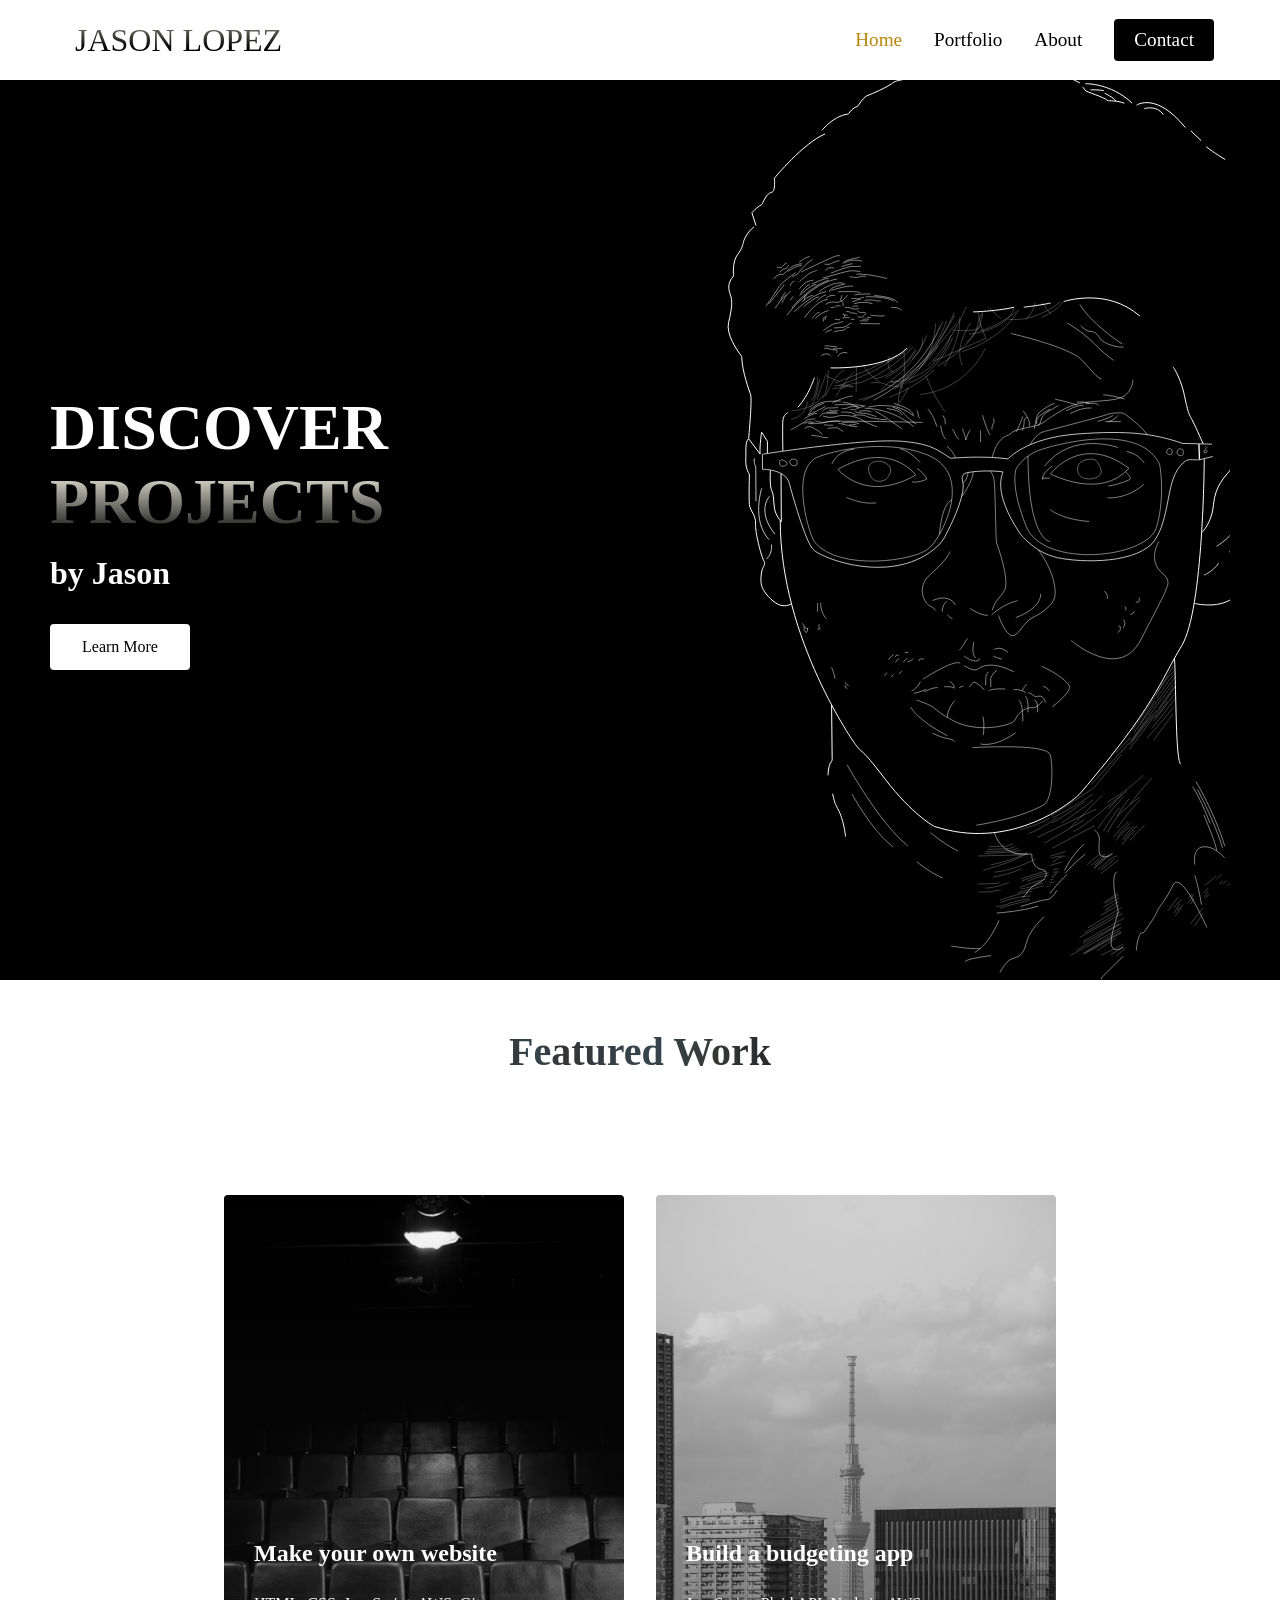
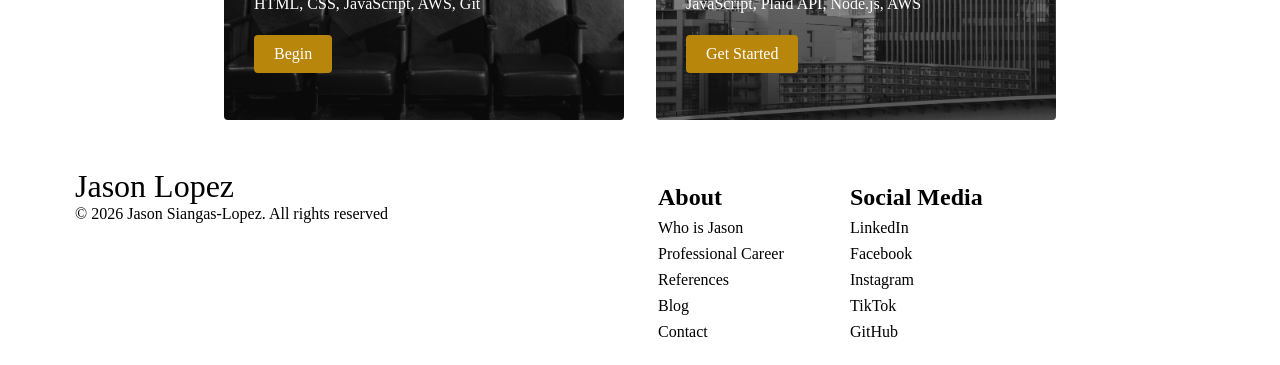
<file: index.html>
<!DOCTYPE html>
<html lang="en">
  <head>
    <title>JASON LOPEZ</title>
    <link rel="stylesheet" href="styles.css">
    <meta charset="UTF-8">
    <meta name="viewport" content="width=device-width, initial-scale=1">
  </head>

  <body>
    <!-- NAVBAR SECTION -->
    <nav class="navbar">
      <div class="navbar__container">
        <a href="/" id="navbar__logo">JASON LOPEZ</a>
        <div class="navbar__toggle" id="mobile-menu">
          <span class="bar"></span>
          <span class="bar"></span>
          <span class="bar"></span>
        </div>
        <u1 class="navbar__menu">
          <li class="navbar__item">
            <a href="/" class="active__navbar__links">Home</a>
          </li>
          <li class="navbar__item">
            <a href="portfolio.html" class="navbar__links">Portfolio</a>
          </li>
          <li class="navbar__item">
            <a href="about.html" class="navbar__links">About</a>
          </li>
          <li class="navbar__btn">
            <a href="mailto:sianlopj@proton.me" class="button">Contact</a>
          </li>
        </u1>
      </div>
    </nav>

    <!-- HERO SECTION -->
    <div class="main">
      <div class="main__container">
        <div class="main__content">
          <h1>DISCOVER</h1>
          <h2>PROJECTS</h2>
          <p>by Jason</p>
          <button class="main__btn"><a href="portfolio.html">Learn More</a></button>
        </div>
        <div class="main__img--container">
          <object id="main__img" type="image/svg+xml" data="images/main-content1.svg"></object>
        </div>
      </div>
    </div>

    <!-- PROJECTS SECTION -->
    <div class="projects">
      <h1>Featured Work</h1>
      <div class="projects__container">
        <div class="projects__card">
          <h2>Make your own website</h2>
          <p>HTML, CSS, JavaScript, AWS, Git</p>
          <a href="projectentry1.html">
            <button>Begin</button>
          </a>
        </div>
        <div class="projects__card">
          <h2>Build a budgeting app</h2>
          <p>JavaScript, Plaid API, Node.js, AWS</p>
          <button>Get Started</button>
        </div>
      </div>
    </div>

    <!-- FOOTER SECTION -->
     <div class="footer__container">
      <div class="footer__links">
        <div class="social__media">
          <div class="social__media--wrap">
            <div class="footer__logo">
              <a href="/" id="footer__logo"><i class="fas faa-gem"></i>Jason Lopez</a>
            </div>
            <p class="website__rights">© 2026 Jason Siangas-Lopez. All rights reserved</p>
          </div>
        </div>
        <div class="footer__link--wrapper">
          <div class="footer__link--items">
            <h2>About</h2>
            <a href="whoisjason.html">Who is Jason</a>
            <a href="/">Professional Career</a>
            <a href="/">References</a>
            <a href="/">Blog</a>
            <a href="mailto:sianlopj@proton.me">Contact</a>
          </div>
          <div class="footer__link--items">
            <h2>Social Media</h2>
            <a href="www.linkedin.com/in/jason-siangas-lopez">LinkedIn</a>
            <a href="https://www.facebook.com/jason.siangas.1">Facebook</a>
            <a href="https://www.instagram.com/caneat.allyou/">Instagram</a>
            <a href="https://www.tiktok.com/@allyou_caneat6">TikTok</a>
            <a href="https://github.com/jasonlopez2705">GitHub</a>
          </div>
        </div>
      </div>
     </div>

    <script src="script.js"></script>
  </body>
</html>
</file>
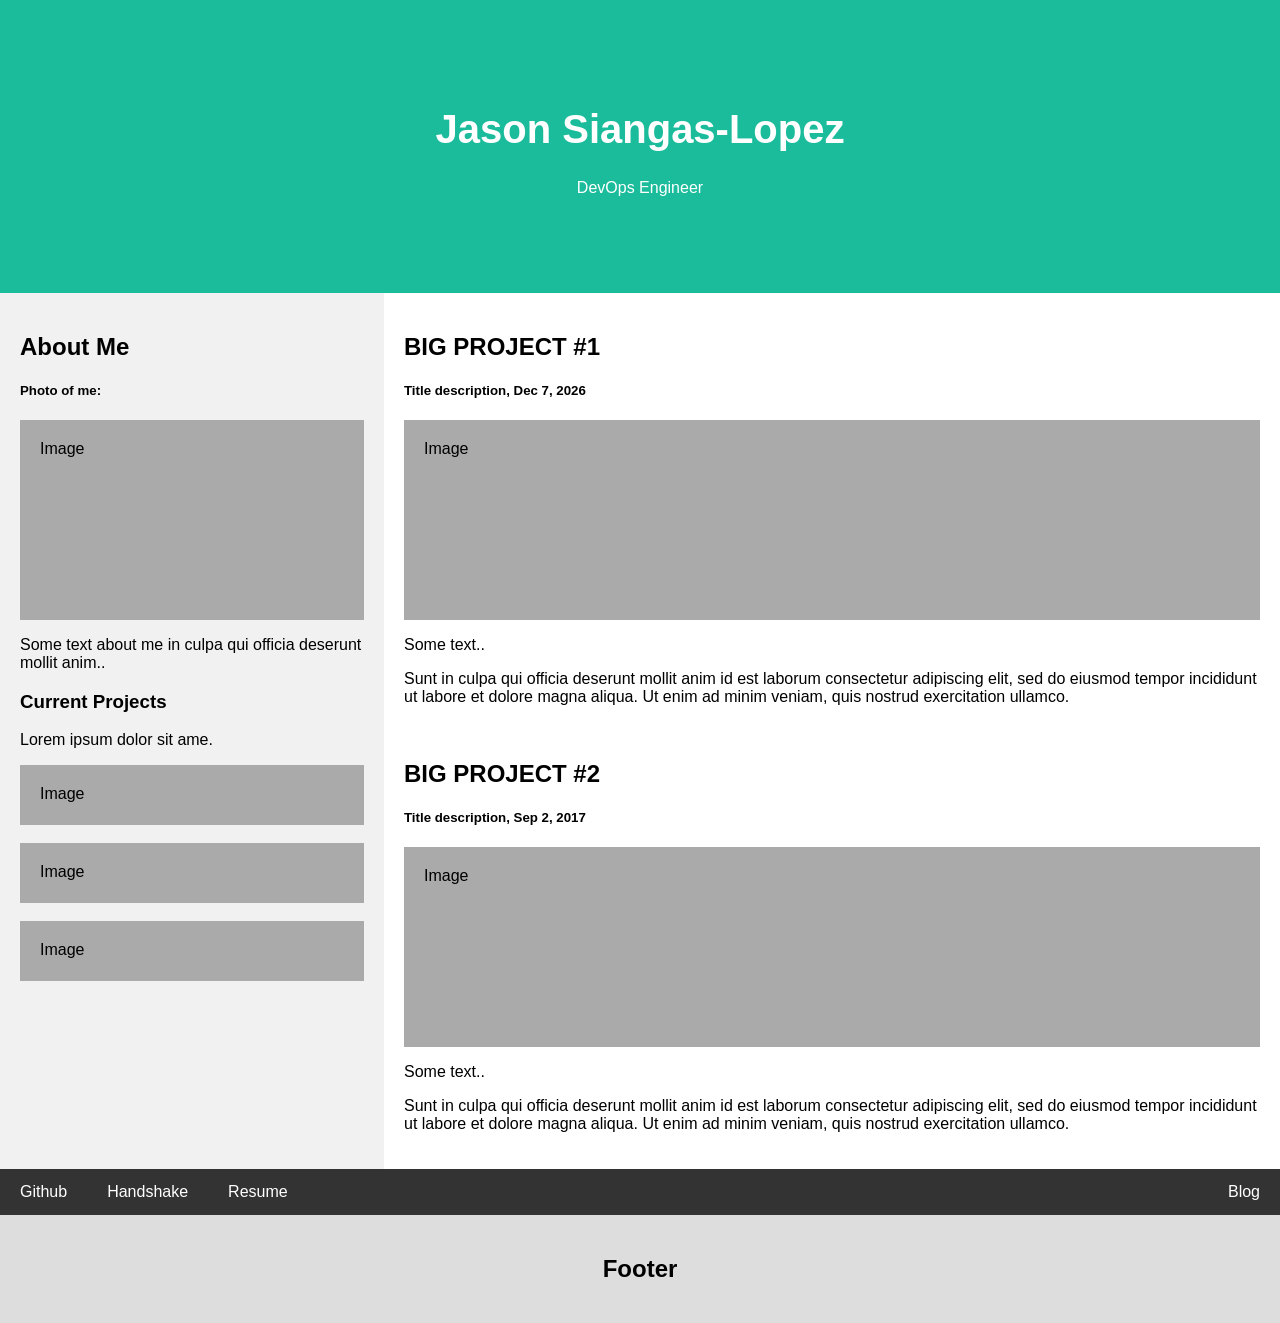
<file: HTML/index.html>
<!DOCTYPE html>
<html lang="en">
<head>
<title>Page Title</title>
<meta charset="UTF-8">
<meta name="viewport" content="width=device-width, initial-scale=1">
<style>
* {
  box-sizing: border-box;
}

/* Style the body */
body {
  font-family: Arial, Helvetica, sans-serif;
  margin: 0;
}

/* Header/logo Title */
.header {
  padding: 80px;
  text-align: center;
  background: #1abc9c;
  color: white;
}

/* Increase the font size of the heading */
.header h1 {
  font-size: 40px;
}

/* Style the top navigation bar */
.navbar {
  overflow: hidden;
  background-color: #333;
}

/* Style the navigation bar links */
.navbar a {
  float: left;
  display: block;
  color: white;
  text-align: center;
  padding: 14px 20px;
  text-decoration: none;
}

/* Right-aligned link */
.navbar a.right {
  float: right;
}

/* Change color on hover */
.navbar a:hover {
  background-color: #ddd;
  color: black;
}

/* Column container */
.row {  
  display: -ms-flexbox; /* IE10 */
  display: flex;
  -ms-flex-wrap: wrap; /* IE10 */
  flex-wrap: wrap;
}

/* Create two unequal columns that sits next to each other */
/* Sidebar/left column */
.side {
  -ms-flex: 30%; /* IE10 */
  flex: 30%;
  background-color: #f1f1f1;
  padding: 20px;
}

/* Main column */
.main {   
  -ms-flex: 70%; /* IE10 */
  flex: 70%;
  background-color: white;
  padding: 20px;
}

/* Fake image, just for this example */
.fakeimg {
  background-color: #aaa;
  width: 100%;
  padding: 20px;
}

/* Footer */
.footer {
  padding: 20px;
  text-align: center;
  background: #ddd;
}

/* Responsive layout - when the screen is less than 700px wide, make the two columns stack on top of each other instead of next to each other */
@media screen and (max-width: 700px) {
  .row {   
    flex-direction: column-reverse;
  }
}

/* Responsive layout - when the screen is less than 400px wide, make the navigation links stack on top of each other instead of next to each other */
@media screen and (max-width: 400px) {
  .navbar a {
    float: none;
    width: 100%;
  }
}
</style>
</head>
<body>

<div class="header">
  <h1>Jason Siangas-Lopez</h1>
  <p>DevOps Engineer</p>
</div>

<div class="row">
  <div class="side">
    <h2>About Me</h2>
    <h5>Photo of me:</h5>
    <div class="fakeimg" style="height:200px;">Image</div>
    <p>Some text about me in culpa qui officia deserunt mollit anim..</p>
    <h3>Current Projects</h3>
    <p>Lorem ipsum dolor sit ame.</p>
    <div class="fakeimg" style="height:60px;">Image</div><br>
    <div class="fakeimg" style="height:60px;">Image</div><br>
    <div class="fakeimg" style="height:60px;">Image</div>
  </div>
  <div class="main">
    <h2>BIG PROJECT #1</h2>
    <h5>Title description, Dec 7, 2026</h5>
    <div class="fakeimg" style="height:200px;">Image</div>
    <p>Some text..</p>
    <p>Sunt in culpa qui officia deserunt mollit anim id est laborum consectetur adipiscing elit, sed do eiusmod tempor incididunt ut labore et dolore magna aliqua. Ut enim ad minim veniam, quis nostrud exercitation ullamco.</p>
    <br>
    <h2>BIG PROJECT #2</h2>
    <h5>Title description, Sep 2, 2017</h5>
    <div class="fakeimg" style="height:200px;">Image</div>
    <p>Some text..</p>
    <p>Sunt in culpa qui officia deserunt mollit anim id est laborum consectetur adipiscing elit, sed do eiusmod tempor incididunt ut labore et dolore magna aliqua. Ut enim ad minim veniam, quis nostrud exercitation ullamco.</p>
  </div>
</div>

<div class="navbar">
  <a href="#">Github</a>
  <a href="#">Handshake</a>
  <a href="#">Resume</a>
  <a href="#" class="right">Blog</a>
</div>

<div class="footer">
  <h2>Footer</h2>
</div>

</body>
</html>
</file>
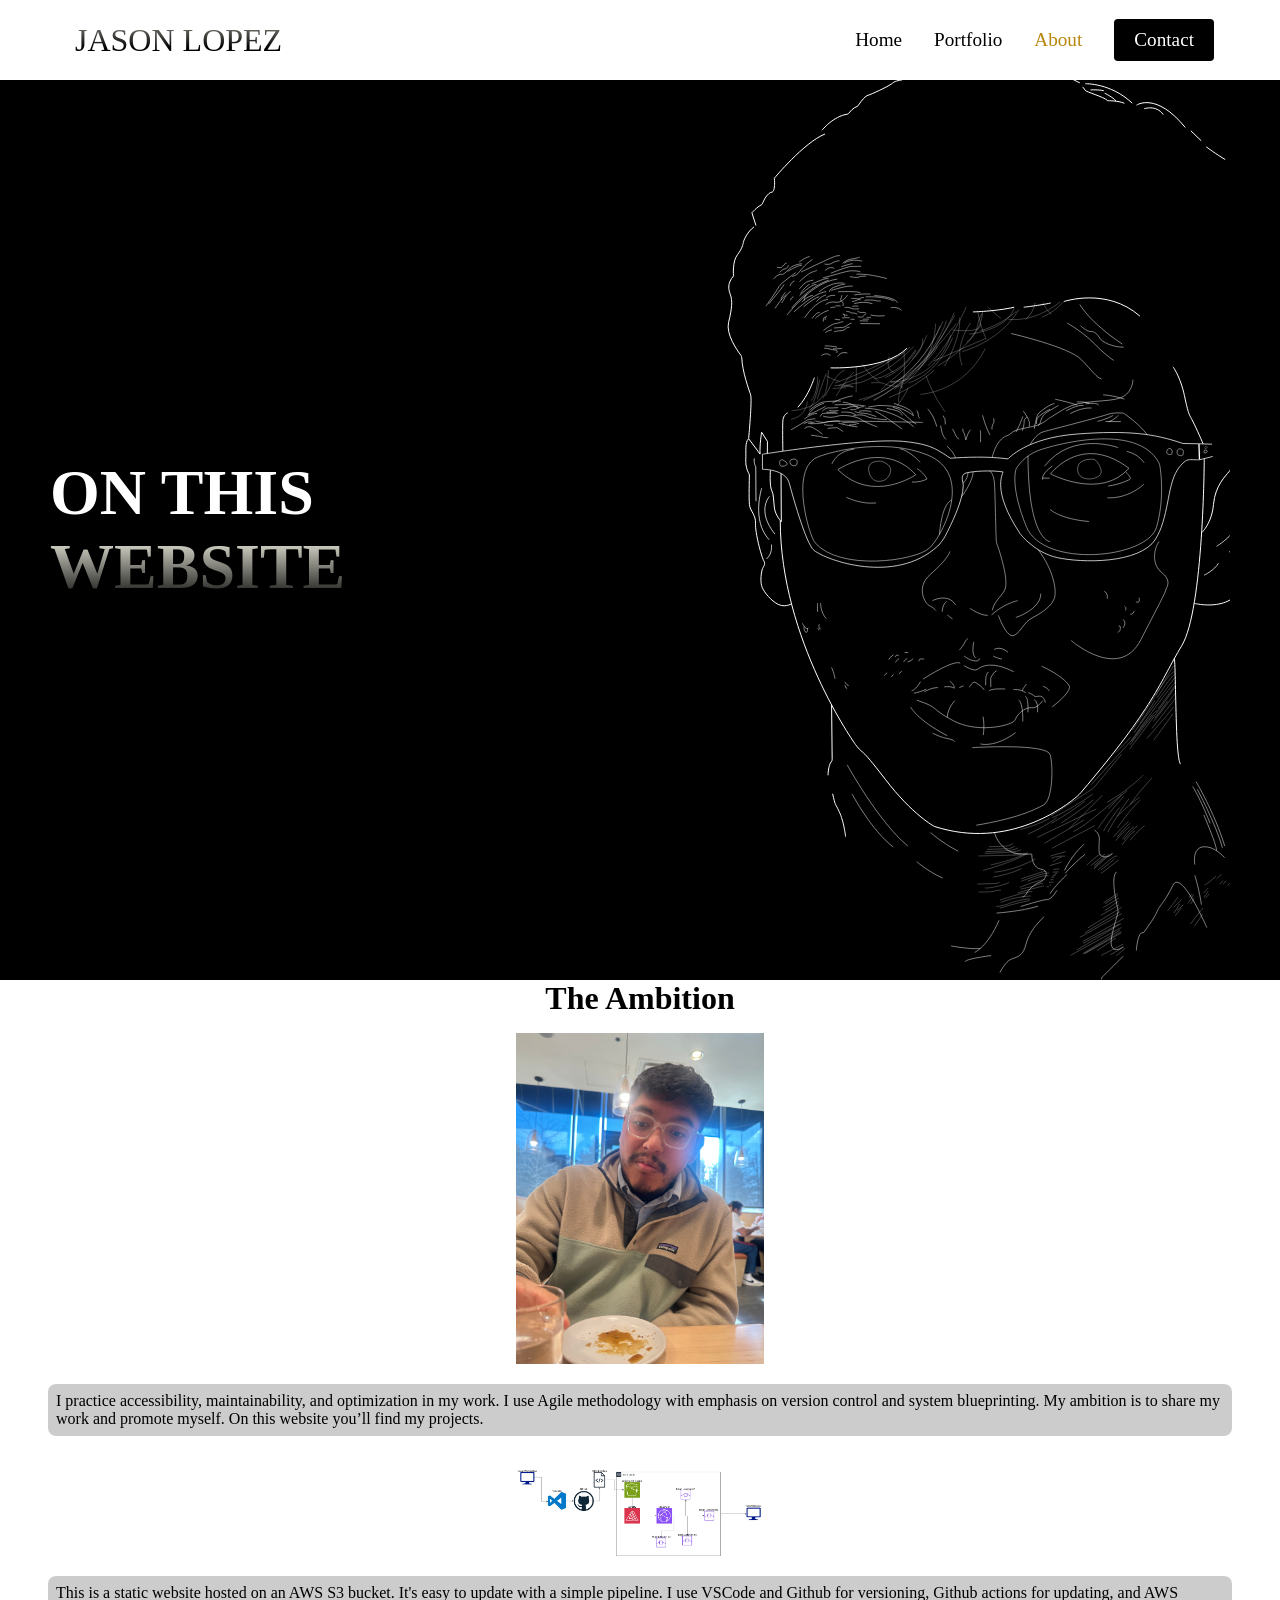
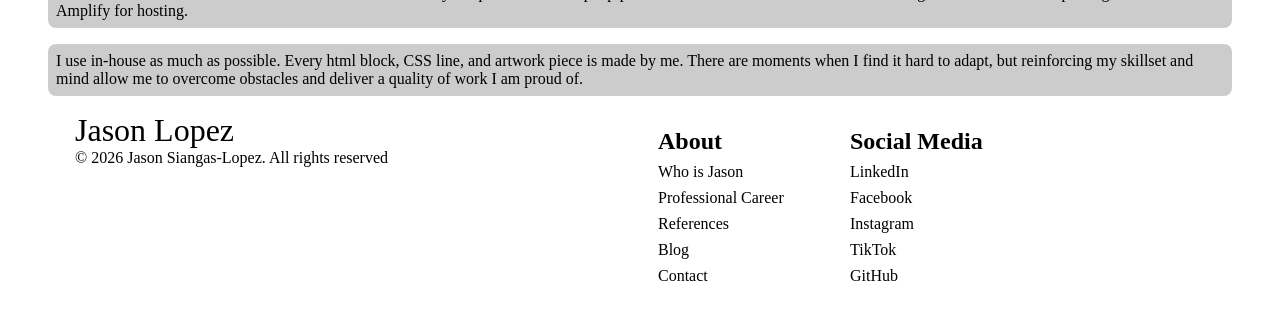
<file: about.html>
<!DOCTYPE html>
<html lang="en">
  <head>
    <title>JASON LOPEZ</title>
    <link rel="stylesheet" href="styles.css">
    <meta charset="UTF-8">
    <meta name="viewport" content="width=device-width, initial-scale=1">
  </head>

  <body>
    <!-- NAVBAR SECTION -->
    <nav class="navbar">
      <div class="navbar__container">
        <a href="/" id="navbar__logo">JASON LOPEZ</a>
        <div class="navbar__toggle" id="mobile-menu">
          <span class="bar"></span>
          <span class="bar"></span>
          <span class="bar"></span>
        </div>
        <u1 class="navbar__menu">
          <li class="navbar__item">
            <a href="/" class="navbar__links">Home</a>
          </li>
          <li class="navbar__item">
            <a href="portfolio.html" class="navbar__links">Portfolio</a>
          </li>
          <li class="navbar__item">
            <a href="about.html" class="active__navbar__links">About</a>
          </li>
          <li class="navbar__btn">
            <a href="mailto:sianlopj@proton.me" class="button">Contact</a>
          </li>
        </u1>
      </div>
    </nav>

    <!-- HERO SECTION -->
    <div class="main">
      <div class="main__container">
        <div class="main__content">
          <h1>ON THIS</h1>
          <h2>WEBSITE</h2>
        </div>
        <div class="main__img--container">
          <object id="main__img" type="image/svg+xml" data="images/main-content1.svg"></object>
        </div>
      </div>
    </div>

    <!-- PROJECTS SECTION -->
    <div class="about">
      <h1>The Ambition</h1>
      <div class="about__container">
      <div class="about">
        <img src="images/IMG_8726.jpeg" alt="A photo of me" class="img--container">
        <p>I practice accessibility, maintainability, and optimization in my work. I use Agile methodology with emphasis on version control and system blueprinting. My ambition is to share my work and promote myself. On this website you’ll find my projects.</p>
      </div>
      <div class="about">
        <img src="images/Personal Portfolio Website.webp" alt="My personal portfolio website" class="img--container">
        <p>This is a static website hosted on an AWS S3 bucket. It's easy to update with a simple pipeline. I use VSCode and Github for versioning, Github actions for updating, and AWS Amplify for hosting.</p>
      </div>
      <div class="about">
        <p>I use in-house as much as possible. Every html block, CSS line, and artwork piece is made by me. There are moments when I find it hard to adapt, but reinforcing my skillset and mind allow me to overcome obstacles and deliver a quality of work I am proud of.</p>
      </div>
    </div>
</div>

    <!-- FOOTER SECTION -->
     <div class="footer__container">
      <div class="footer__links">
        <div class="social__media">
          <div class="social__media--wrap">
            <div class="footer__logo">
              <a href="/" id="footer__logo"><i class="fas faa-gem"></i>Jason Lopez</a>
            </div>
            <p class="website__rights">© 2026 Jason Siangas-Lopez. All rights reserved</p>
          </div>
        </div>
        <div class="footer__link--wrapper">
          <div class="footer__link--items">
            <h2>About</h2>
            <a href="whoisjason.html">Who is Jason</a>
            <a href="/">Professional Career</a>
            <a href="/">References</a>
            <a href="/">Blog</a>
            <a href="mailto:sianlopj@proton.me">Contact</a>
          </div>
          <div class="footer__link--items">
            <h2>Social Media</h2>
            <a href="www.linkedin.com/in/jason-siangas-lopez">LinkedIn</a>
            <a href="https://www.facebook.com/jason.siangas.1">Facebook</a>
            <a href="https://www.instagram.com/caneat.allyou/">Instagram</a>
            <a href="https://www.tiktok.com/@allyou_caneat6">TikTok</a>
            <a href="https://github.com/jasonlopez2705">GitHub</a>
          </div>
        </div>
      </div>
     </div>

    <script src="script.js"></script>
  </body>
</html>
</file>
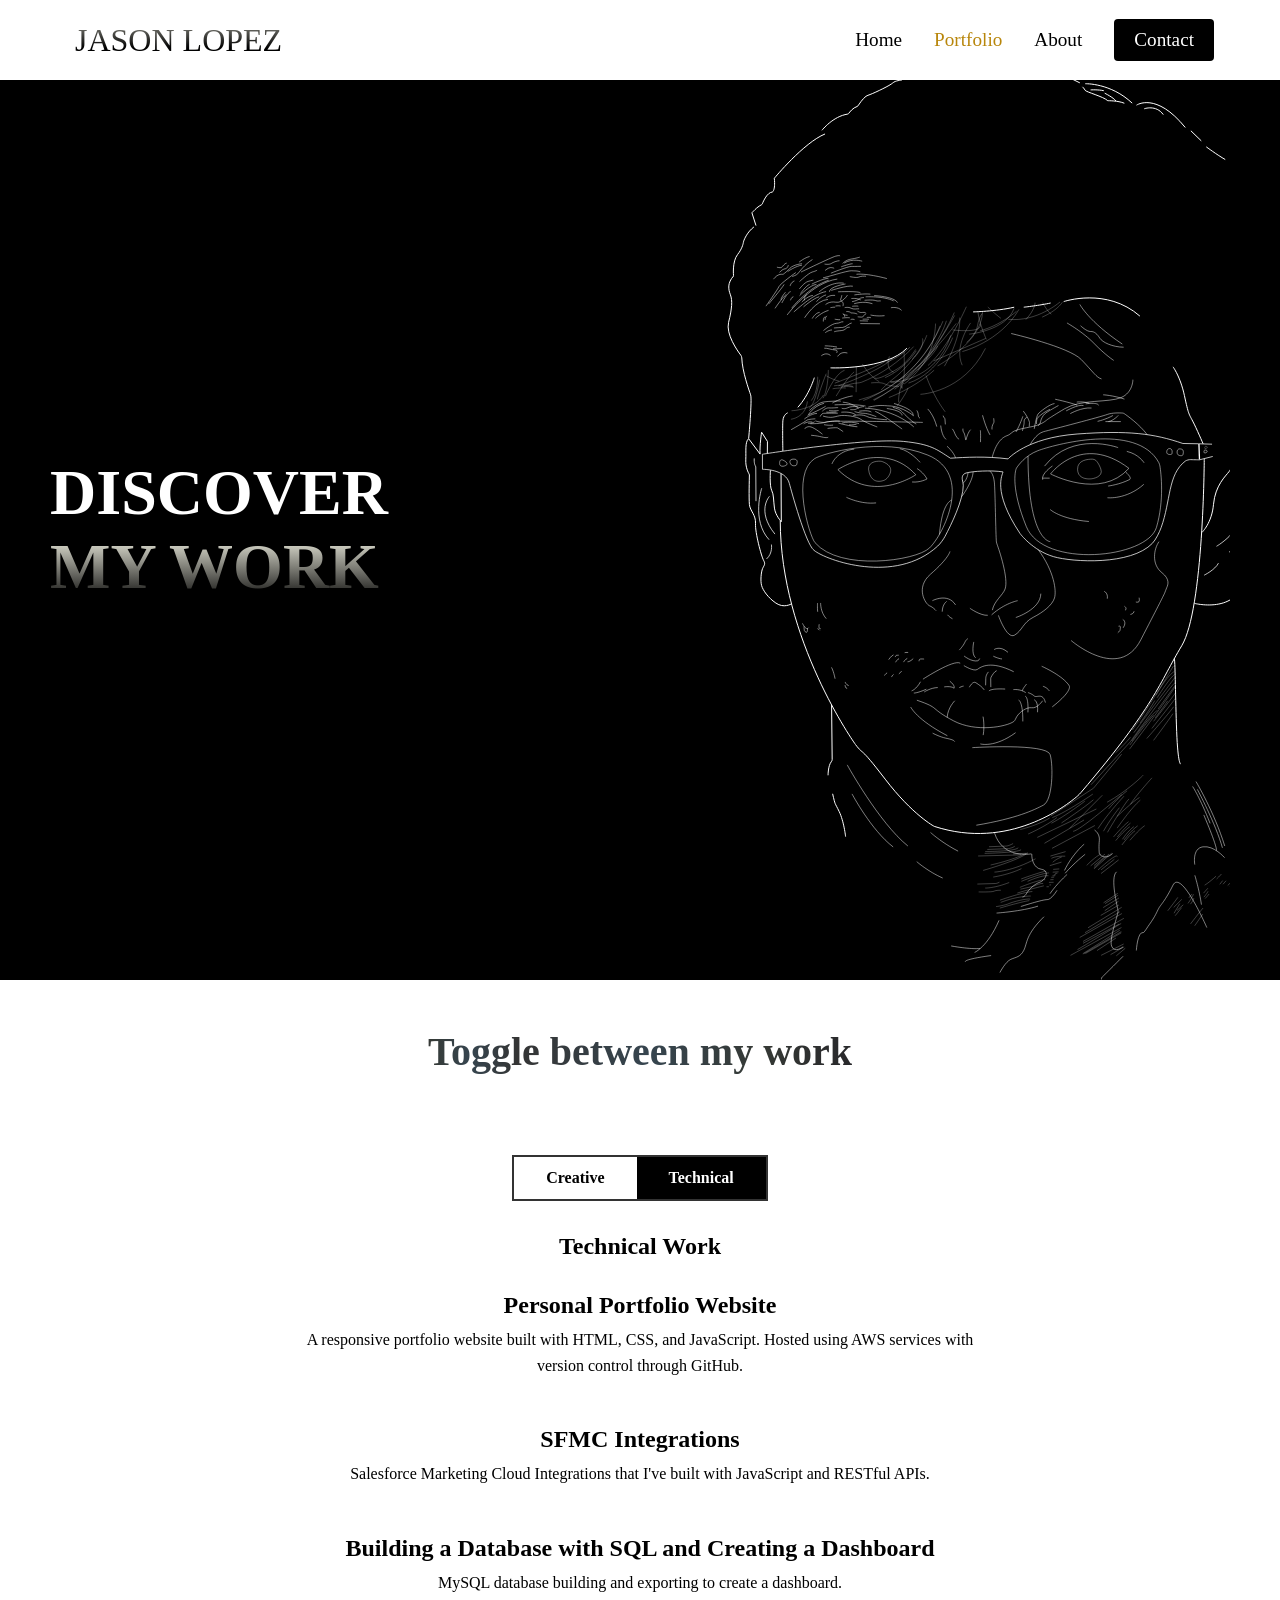
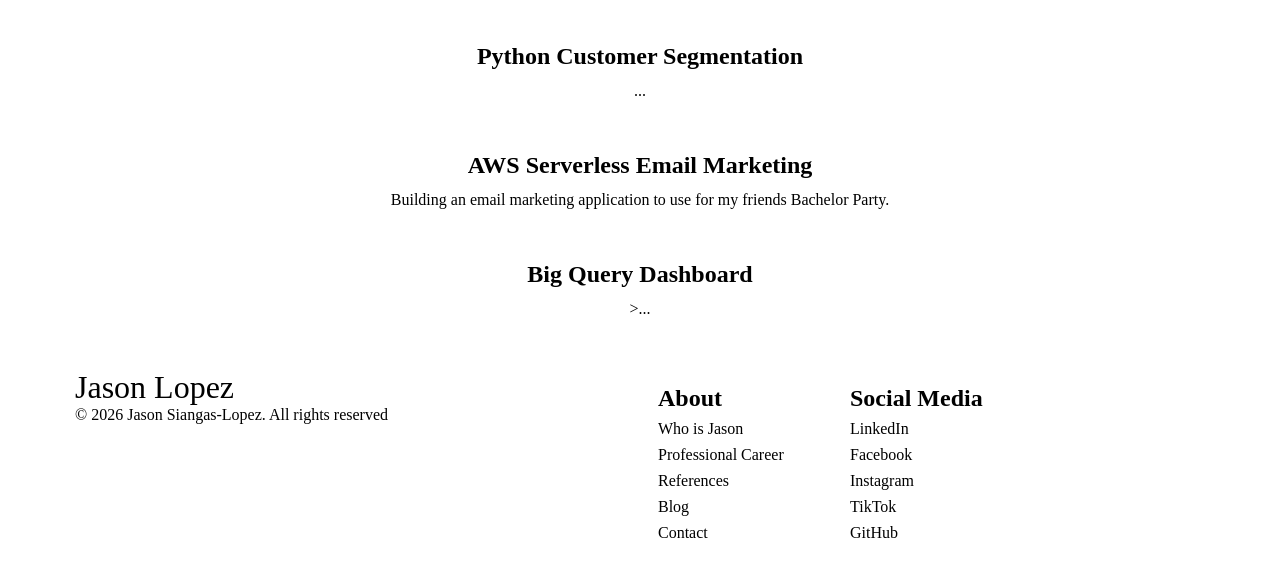
<file: portfolio.html>
<!DOCTYPE html>
<html lang="en">
  <head>
    <title>JASON LOPEZ</title>
    <link rel="stylesheet" href="styles.css">
    <meta charset="UTF-8">
    <meta name="viewport" content="width=device-width, initial-scale=1">
  </head>

  <body>
    <!-- NAVBAR SECTION -->
    <nav class="navbar">
      <div class="navbar__container">
        <a href="/" id="navbar__logo">JASON LOPEZ</a>
        <div class="navbar__toggle" id="mobile-menu">
          <span class="bar"></span>
          <span class="bar"></span>
          <span class="bar"></span>
        </div>
        <u1 class="navbar__menu">
          <li class="navbar__item">
            <a href="/" class="navbar__links">Home</a>
          </li>
          <li class="navbar__item">
            <a href="portfolio.html" class="active__navbar__links">Portfolio</a>
          </li>
          <li class="navbar__item">
            <a href="about.html" class="navbar__links">About</a>
          </li>
          <li class="navbar__btn">
            <a href="mailto:sianlopj@proton.me" class="button">Contact</a>
          </li>
        </u1>
      </div>
    </nav>

    <!-- HERO SECTION -->
    <div class="main">
      <div class="main__container">
        <div class="main__content">
          <h1>DISCOVER</h1>
          <h2>MY WORK</h2>
        </div>
        <div class="main__img--container">
          <object id="main__img" type="image/svg+xml" data="images/main-content1.svg"></object>
        </div>
      </div>
    </div>

    <!-- PORTFOLIO SECTION -->
    <div class="projects">
      <h1>Toggle between my work</h1>
      <div class="work-toggle">
        <button id="creative-btn" class="toggle-btn">Creative</button>
        <button id="technical-btn" class="toggle-btn active">Technical</button>
      </div>
      <div id="creative-work" class="work-container hidden">
        <h2>Creative Work</h2>
        <div id="creative-work" class="work-container">
          <div class="artwork-grid">
            <div class="artwork">
              <img src="images/artwork1.JPG" alt="Artwork 1">
            </div>
            <div class="artwork">
              <img src="images/artwork2.jpeg" alt="Artwork 2">
            </div>
            <div class="artwork">
              <img src="images/artwork3.jpeg" alt="Artwork 3">
            </div>
            <div class="artwork">
              <img src="images/artwork4.jpeg" alt="Artwork 4">
            </div>
            <div class="artwork">
              <img src="images/artwork5.jpeg" alt="Artwork 5">
            </div>
            <div class="artwork">
              <img src="images/artwork6.jpeg" alt="Artwork 6">
            </div>
          </div>
        </div>
      </div>
      <div id="technical-work" class="work-container">
        <h2>Technical Work</h2>
        <div id="technical-work" class="work-container">
          <div class="technical-project">
            <a href="projectentry1.html">
              <h2>Personal Portfolio Website</h2>
            </a>
            <p>A responsive portfolio website built with HTML, CSS, and JavaScript. Hosted using AWS services with version control through GitHub.
            </p>
          </div>
          <div class="technical-project">
            <a href="projectentry2.html">
              <h2>SFMC Integrations</h2>
            </a>
            <p>Salesforce Marketing Cloud Integrations that I've built with JavaScript and RESTful APIs.</p>
          </div>
          <div class="technical-project">
            <a href="projectentry3.html">
              <h2>Building a Database with SQL and Creating a Dashboard</h2>
            </a>
            <p>MySQL database building and exporting to create a dashboard.</p>
          </div>
          <div class="technical-project">
            <h2>Python Customer Segmentation</h2>
            <p>...</p>
          </div>
          <div class="technical-project">
            <a href="projectentry4.html">
              <h2>AWS Serverless Email Marketing</h2>
            </a>
            <p>Building an email marketing application to use for my friends Bachelor Party.</p>
          </div>
          <div class="technical-project">
            <h2>Big Query Dashboard</h2>
            <p>>...</p>
          </div>
        </div>
      </div>
    </div>

    <!-- FOOTER SECTION -->
     <div class="footer__container">
      <div class="footer__links">
        <div class="social__media">
          <div class="social__media--wrap">
            <div class="footer__logo">
              <a href="/" id="footer__logo"><i class="fas faa-gem"></i>Jason Lopez</a>
            </div>
            <p class="website__rights">© 2026 Jason Siangas-Lopez. All rights reserved</p>
          </div>
        </div>
        <div class="footer__link--wrapper">
          <div class="footer__link--items">
            <h2>About</h2>
            <a href="whoisjason.html">Who is Jason</a>
            <a href="/">Professional Career</a>
            <a href="/">References</a>
            <a href="/">Blog</a>
            <a href="mailto:sianlopj@proton.me">Contact</a>
          </div>
          <div class="footer__link--items">
            <h2>Social Media</h2>
            <a href="www.linkedin.com/in/jason-siangas-lopez">LinkedIn</a>
            <a href="https://www.facebook.com/jason.siangas.1">Facebook</a>
            <a href="https://www.instagram.com/caneat.allyou/">Instagram</a>
            <a href="https://www.tiktok.com/@allyou_caneat6">TikTok</a>
            <a href="https://github.com/jasonlopez2705">GitHub</a>
          </div>
        </div>
      </div>
     </div>

    <script src="script.js"></script>
  </body>
</html>
</file>
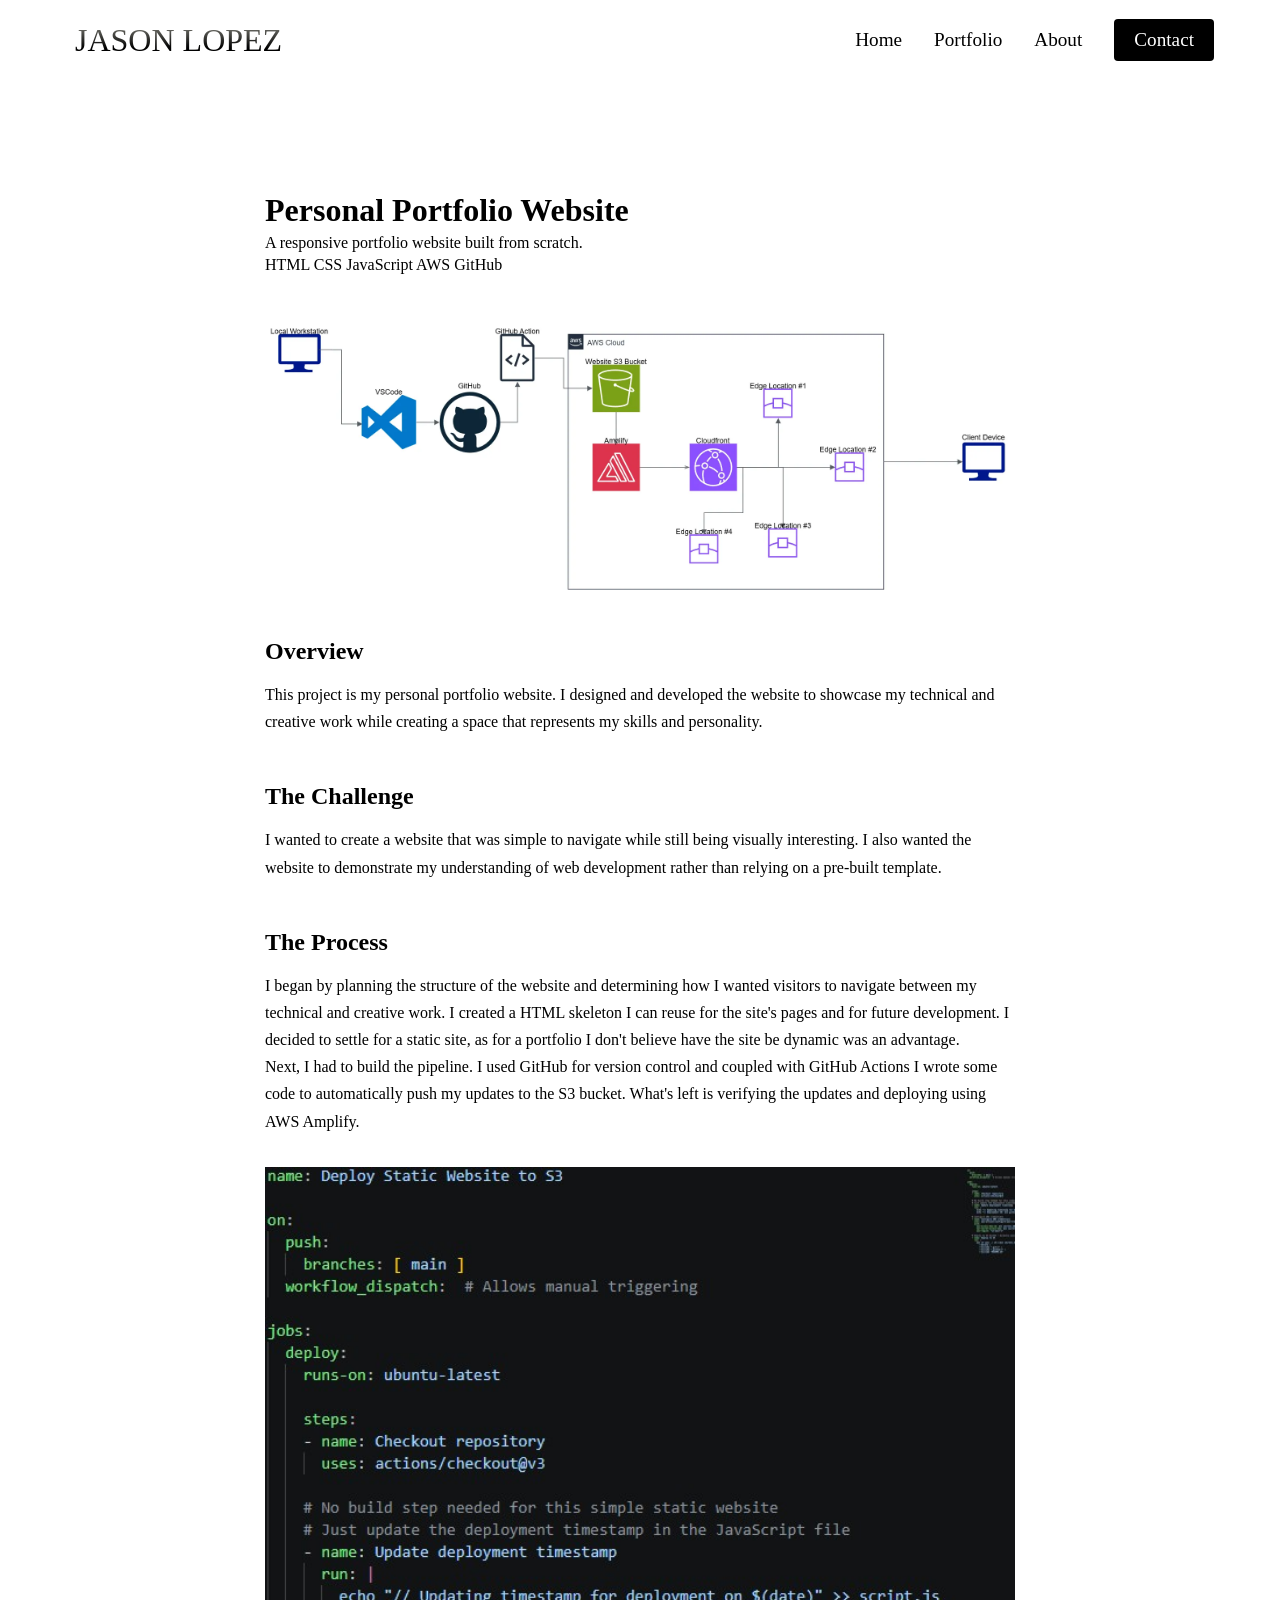
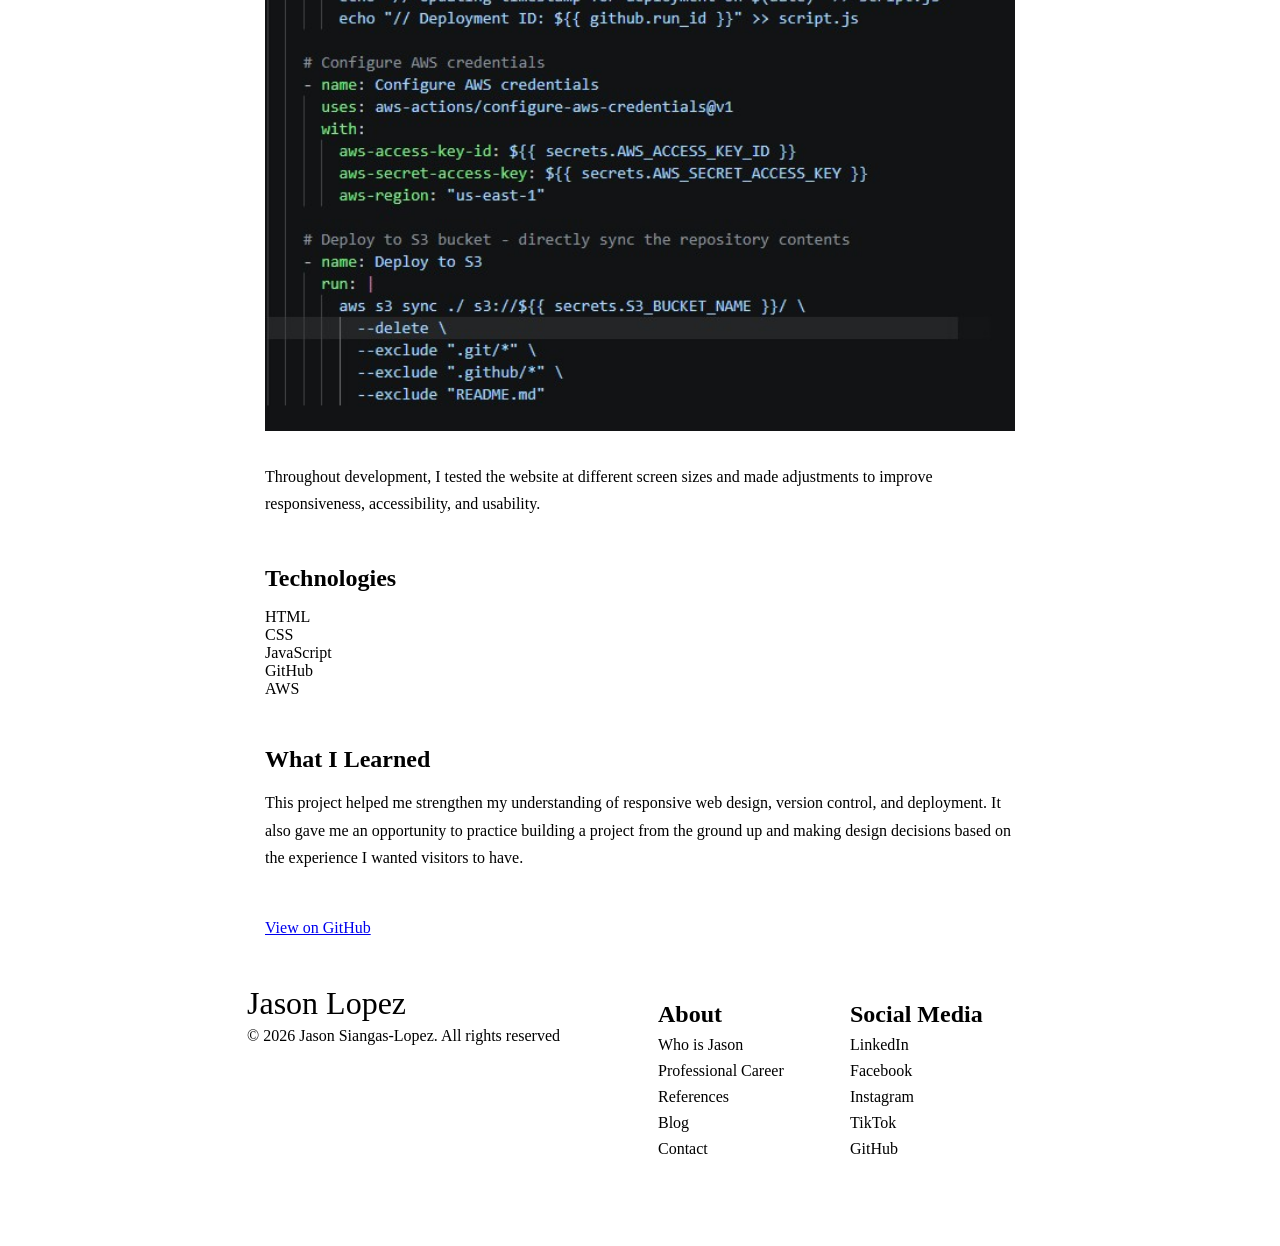
<file: projectentry1.html>
<!DOCTYPE html>
<html lang="en">
  <head>
    <title>JASON LOPEZ</title>
    <link rel="stylesheet" href="styles.css">
    <meta charset="UTF-8">
    <meta name="viewport" content="width=device-width, initial-scale=1">
  </head>

  <body>
    <!-- NAVBAR SECTION -->
    <nav class="navbar">
      <div class="navbar__container">
        <a href="/" id="navbar__logo">JASON LOPEZ</a>
        <div class="navbar__toggle" id="mobile-menu">
          <span class="bar"></span>
          <span class="bar"></span>
          <span class="bar"></span>
        </div>
        <u1 class="navbar__menu">
          <li class="navbar__item">
            <a href="/" class="navbar__links">Home</a>
          </li>
          <li class="navbar__item">
            <a href="portfolio.html" class="navbar__links">Portfolio</a>
          </li>
          <li class="navbar__item">
            <a href="about.html" class="navbar__links">About</a>
          </li>
          <li class="navbar__btn">
            <a href="mailto:sianlopj@proton.me" class="button">Contact</a>
          </li>
        </u1>
      </div>
    </nav>
 <!-- PROJECT ENTRY -->
    <main class="project-entry">

        <!-- TITLE -->
        <header class="project-header">

            <h1>Personal Portfolio Website</h1>

            <p class="project-subtitle">
                A responsive portfolio website built from scratch.
            </p>

            <div class="project-details">
                <span>HTML</span>
                <span>CSS</span>
                <span>JavaScript</span>
                <span>AWS</span>
                <span>GitHub</span>
            </div>

        </header>


        <!-- MAIN PROJECT IMAGE -->
        <div class="project-entry-image">

            <img 
                src="images/Personal Portfolio Website.webp"
                alt="Screenshot of my personal portfolio website"
            >

        </div>


        <!-- OVERVIEW -->
        <section class="project-section">

            <h2>Overview</h2>

            <p>
                This project is my personal portfolio website. I designed and
                developed the website to showcase my technical and creative work
                while creating a space that represents my skills and personality.
            </p>

        </section>


        <!-- THE CHALLENGE -->
        <section class="project-section">

            <h2>The Challenge</h2>

            <p>
                I wanted to create a website that was simple to navigate while
                still being visually interesting. I also wanted the website to
                demonstrate my understanding of web development rather than
                relying on a pre-built template.
            </p>

        </section>


        <!-- THE PROCESS -->
        <section class="project-section">

            <h2>The Process</h2>

            <p>
                I began by planning the structure of the website and determining how I wanted visitors to navigate between my technical and creative work. I created a HTML skeleton I can reuse for the site's pages and for future development. I decided to settle for a static site, as for a portfolio I don't believe have the site be dynamic was an advantage.
            </p>

            <p>
                Next, I had to build the pipeline. I used GitHub for version control and coupled with GitHub Actions I wrote some code to automatically push my updates to the S3 bucket. What's left is verifying the updates and deploying using AWS Amplify.
            </p>

            <div class="project-entry-image">

            <img src="images/github-actions-code.jpg" alt="Code for GitHub Action">
            </div>

            <p>
                Throughout development, I tested the website at different screen sizes and made adjustments to improve responsiveness,
                accessibility, and usability.
            </p>

        </section>


        <!-- TECHNOLOGIES -->
        <section class="project-section">

            <h2>Technologies</h2>

            <ul class="no-bullets">
                <li>HTML</li>
                <li>CSS</li>
                <li>JavaScript</li>
                <li>GitHub</li>
                <li>AWS</li>
            </ul>

        </section>


        <!-- WHAT I LEARNED -->
        <section class="project-section">

            <h2>What I Learned</h2>

            <p>
                This project helped me strengthen my understanding of responsive
                web design, version control, and deployment. It also gave me an
                opportunity to practice building a project from the ground up
                and making design decisions based on the experience I wanted
                visitors to have.
            </p>

        </section>


        <!-- LINKS -->
        <section class="project-links">

            <a href="https://github.com/jasonlopez2705/Personal-Portfolio-Website" target="_blank">
                View on GitHub
            </a>

        </section>

    <!-- FOOTER SECTION -->
     <div class="footer__container">
      <div class="footer__links">
        <div class="social__media">
          <div class="social__media--wrap">
            <div class="footer__logo">
              <a href="/" id="footer__logo"><i class="fas faa-gem"></i>Jason Lopez</a>
            </div>
            <p class="website__rights">© 2026 Jason Siangas-Lopez. All rights reserved</p>
          </div>
        </div>
        <div class="footer__link--wrapper">
          <div class="footer__link--items">
            <h2>About</h2>
            <a href="whoisjason.html">Who is Jason</a>
            <a href="/">Professional Career</a>
            <a href="/">References</a>
            <a href="/">Blog</a>
            <a href="mailto:sianlopj@proton.me">Contact</a>
          </div>
          <div class="footer__link--items">
            <h2>Social Media</h2>
            <a href="www.linkedin.com/in/jason-siangas-lopez">LinkedIn</a>
            <a href="https://www.facebook.com/jason.siangas.1">Facebook</a>
            <a href="https://www.instagram.com/caneat.allyou/">Instagram</a>
            <a href="https://www.tiktok.com/@allyou_caneat6">TikTok</a>
            <a href="https://github.com/jasonlopez2705">GitHub</a>
          </div>
        </div>
      </div>
     </div>

    <script src="script.js"></script>
  </body>
</html>
</file>
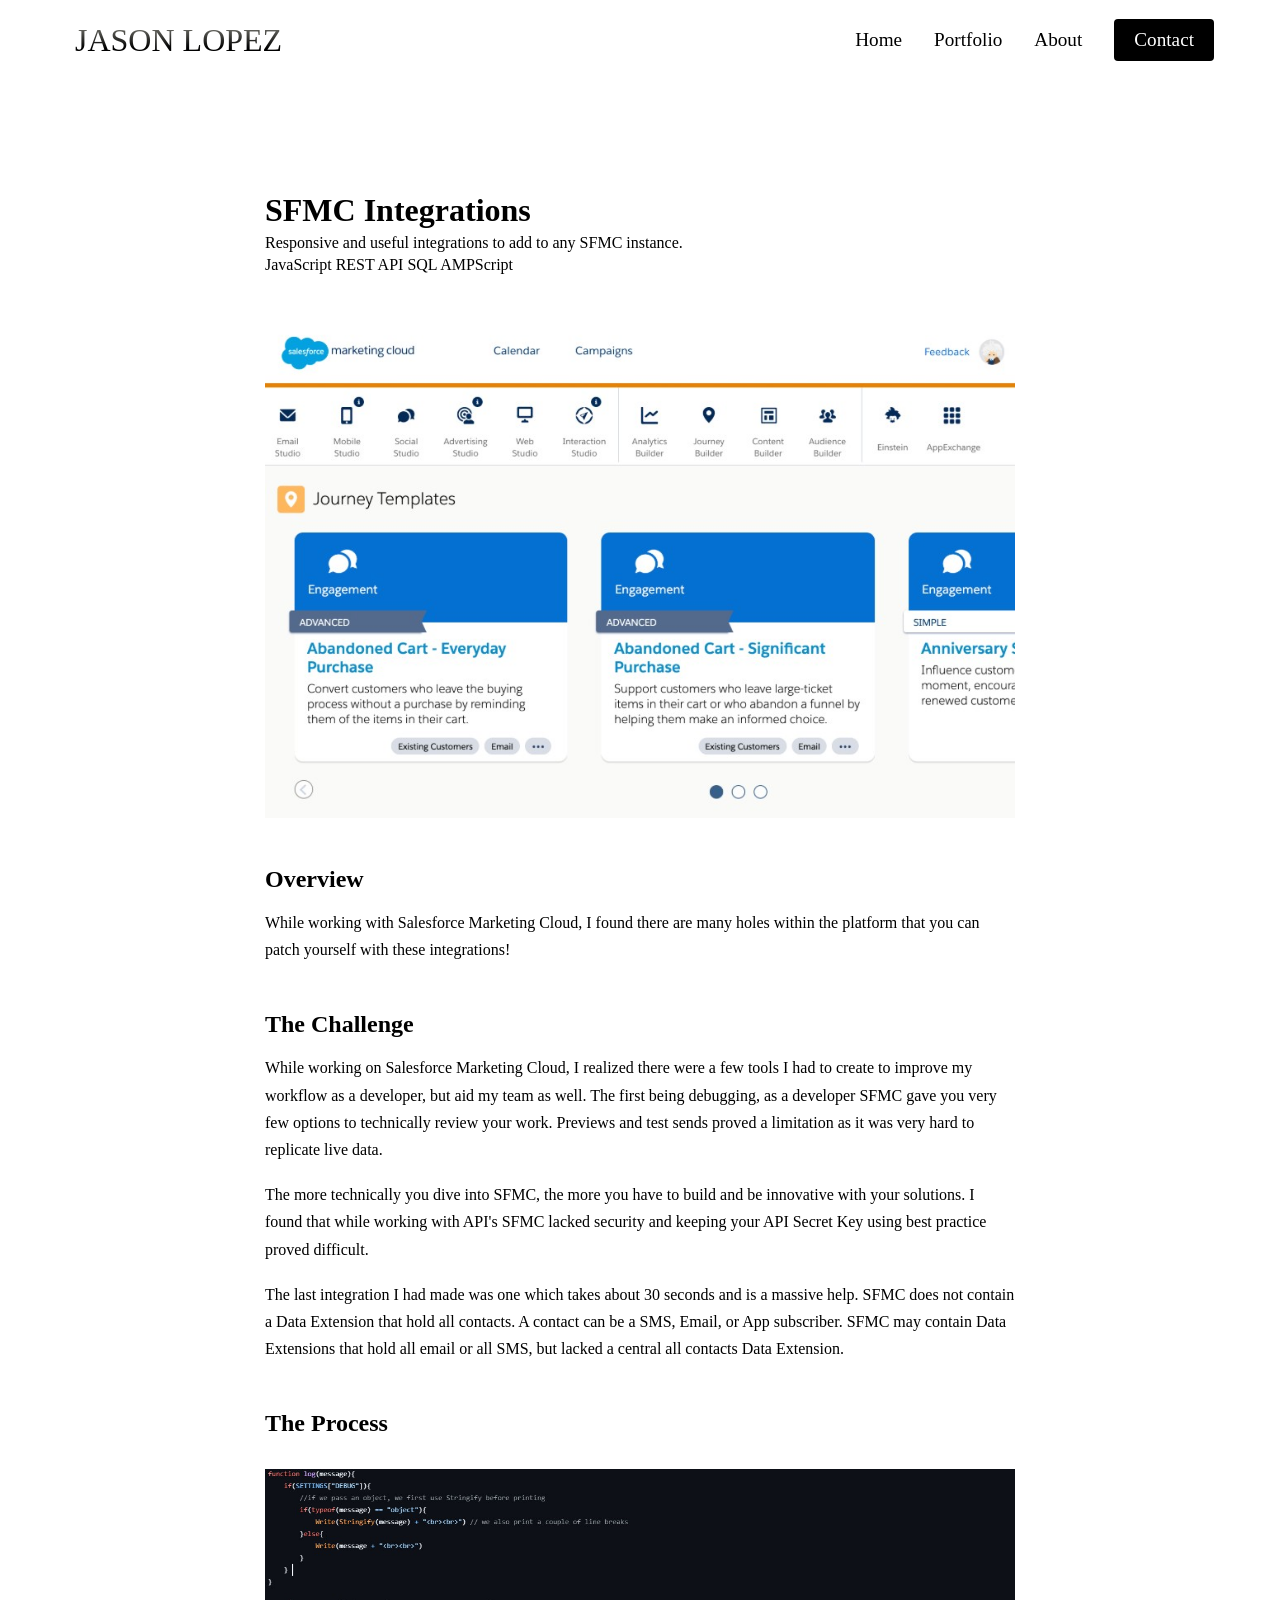
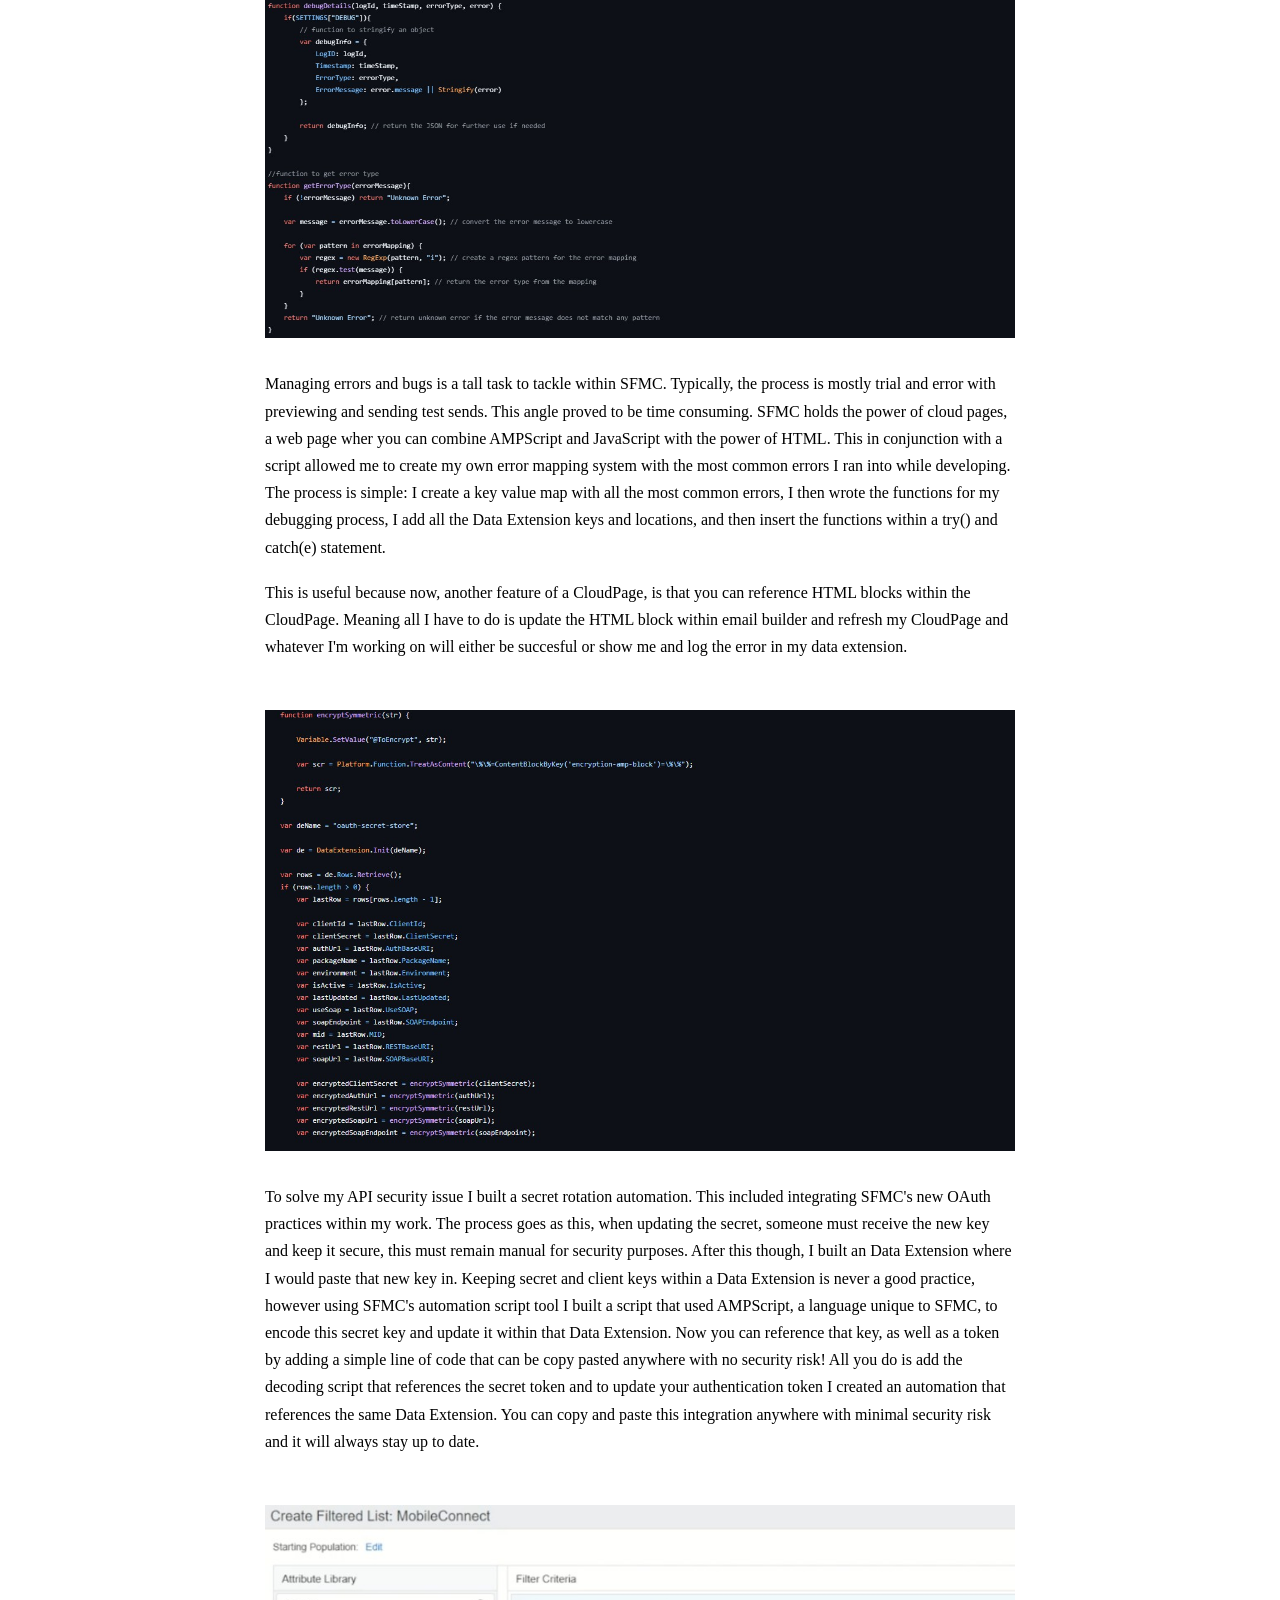
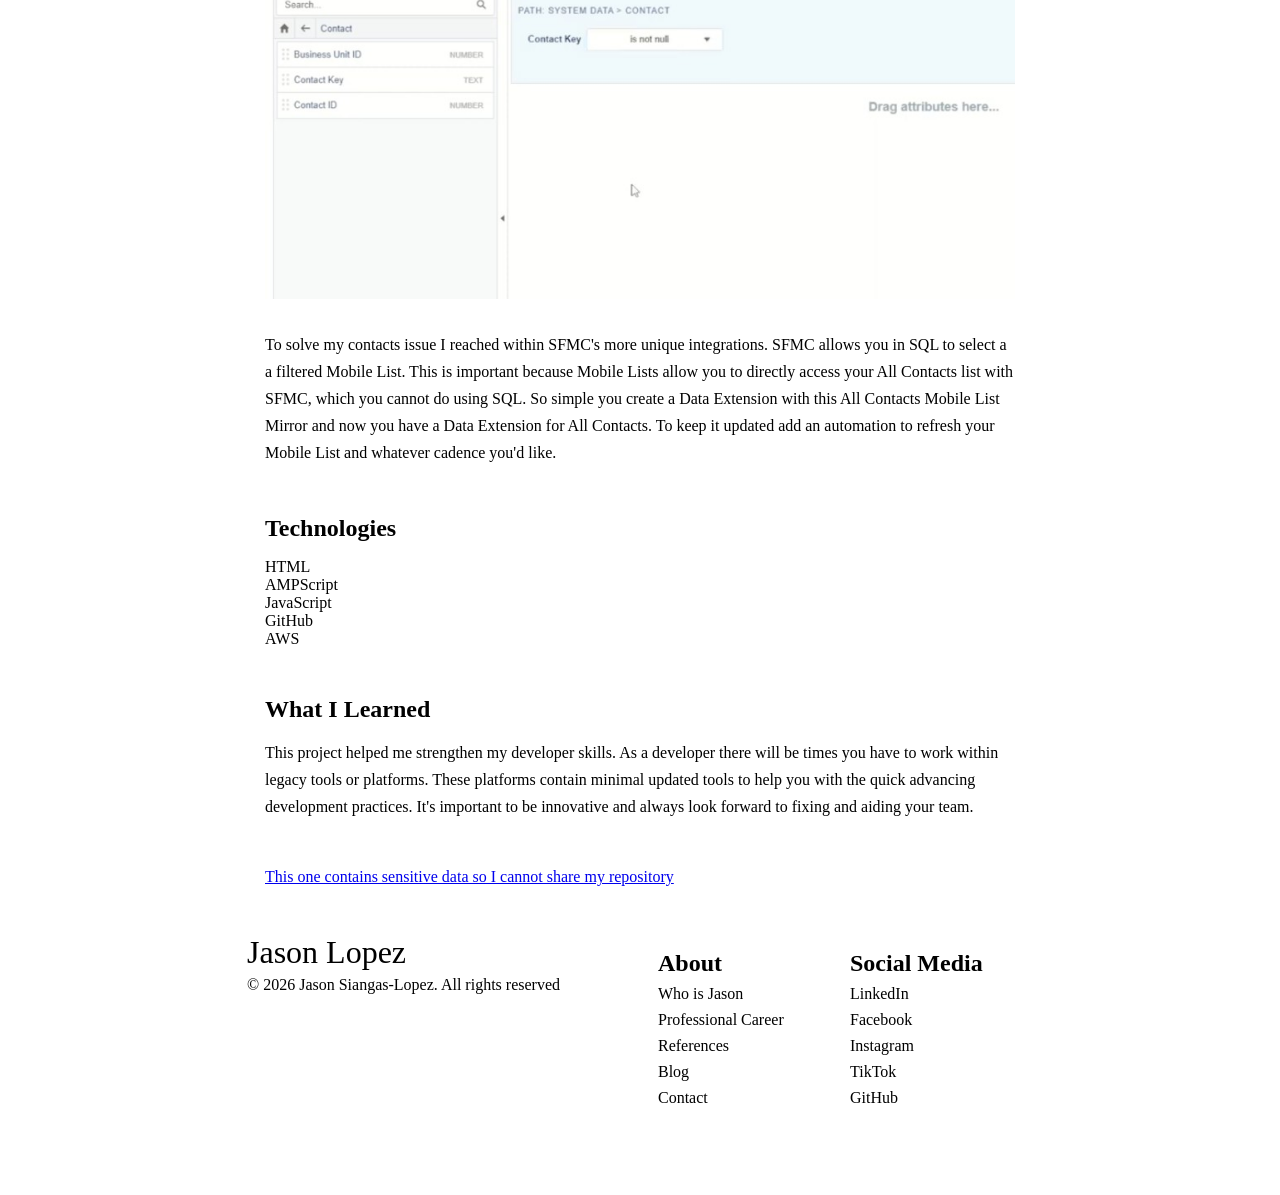
<file: projectentry2.html>
<!DOCTYPE html>
<html lang="en">
  <head>
    <title>JASON LOPEZ</title>
    <link rel="stylesheet" href="styles.css">
    <meta charset="UTF-8">
    <meta name="viewport" content="width=device-width, initial-scale=1">
  </head>

  <body>
    <!-- NAVBAR SECTION -->
    <nav class="navbar">
      <div class="navbar__container">
        <a href="/" id="navbar__logo">JASON LOPEZ</a>
        <div class="navbar__toggle" id="mobile-menu">
          <span class="bar"></span>
          <span class="bar"></span>
          <span class="bar"></span>
        </div>
        <u1 class="navbar__menu">
          <li class="navbar__item">
            <a href="/" class="navbar__links">Home</a>
          </li>
          <li class="navbar__item">
            <a href="portfolio.html" class="navbar__links">Portfolio</a>
          </li>
          <li class="navbar__item">
            <a href="about.html" class="navbar__links">About</a>
          </li>
          <li class="navbar__btn">
            <a href="mailto:sianlopj@proton.me" class="button">Contact</a>
          </li>
        </u1>
      </div>
    </nav>
 <!-- PROJECT ENTRY -->
    <main class="project-entry">

        <!-- TITLE -->
        <header class="project-header">

            <h1>SFMC Integrations</h1>

            <p class="project-subtitle">
                Responsive and useful integrations to add to any SFMC instance.
            </p>

            <div class="project-details">
                <span>JavaScript</span>
                <span>REST API</span>
                <span>SQL</span>
                <span>AMPScript</span>
            </div>

        </header>


        <!-- MAIN PROJECT IMAGE -->
        <div class="project-entry-image">

            <img 
                src="images/sfmc.jpg"
                alt="Screenshot of my personal portfolio website"
            >

        </div>


        <!-- OVERVIEW -->
        <section class="project-section">

            <h2>Overview</h2>

            <p>
                While working with Salesforce Marketing Cloud, I found there are many holes within the platform that you can patch yourself with these integrations!
            </p>

        </section>


        <!-- THE CHALLENGE -->
        <section class="project-section">

            <h2>The Challenge</h2>

            <p>
              While working on Salesforce Marketing Cloud, I realized there were a few tools I had to create to improve my workflow as a developer, but aid my team as well. The first being debugging, as a developer SFMC gave you very few options to technically review your work. Previews and test sends proved a limitation as it was very hard to replicate live data.
            </p>
            <br>
            <p>
              The more technically you dive into SFMC, the more you have to build and be innovative with your solutions. I found that while working with API's SFMC lacked security and keeping your API Secret Key using best practice proved difficult.
            </p>
            <br>
            <p>
              The last integration I had made was one which takes about 30 seconds and is a massive help. SFMC does not contain a Data Extension that hold all contacts. A contact can be a SMS, Email, or App subscriber. SFMC may contain Data Extensions that hold all email or all SMS, but lacked a central all contacts Data Extension.
            </p>

        </section>


        <!-- THE PROCESS -->
        <section class="project-section">

            <h2>The Process</h2>
            <div class="project-entry-image">
              <img src="images/sfmc-error-mapping.jpg" alt="Code for GitHub Action">
            </div>
             <p>
              Managing errors and bugs is a tall task to tackle within SFMC. Typically, the process is mostly trial and error with previewing and sending test sends. This angle proved to be time consuming. SFMC holds the power of cloud pages, a web page wher you can combine AMPScript and JavaScript with the power of HTML. This in conjunction with a script allowed me to create my own error mapping system with the most common errors I ran into while developing. The process is simple: I create a key value map with all the most common errors, I then wrote the functions for my debugging process, I add all the Data Extension keys and locations, and then insert the functions within a try() and catch(e) statement.
            </p>
            <br>
            <p>
              This is useful because now, another feature of a CloudPage, is that you can reference HTML blocks within the CloudPage. Meaning all I have to do is update the HTML block within email builder and refresh my CloudPage and whatever I'm working on will either be succesful or show me and log the error in my data extension.
            </p>
            <br>
            <div class="project-entry-image">
              <img src="images/sfmc-secret-key.jpg" alt="Code for GitHub Action">
            </div>
            <p>
              To solve my API security issue I built a secret rotation automation. This included integrating SFMC's new OAuth practices within my work. The process goes as this, when updating the secret, someone must receive the new key and keep it secure, this must remain manual for security purposes. After this though, I built an Data Extension where I would paste that new key in. Keeping secret and client keys within a Data Extension is never a good practice, however using SFMC's automation script tool I built a script that used AMPScript, a language unique to SFMC, to encode this secret key and update it within that Data Extension. Now you can reference that key, as well as a token by adding a simple line of code that can be copy pasted anywhere with no security risk! All you do is add the decoding script that references the secret token and to update your authentication token I created an automation that references the same Data Extension. You can copy and paste this integration anywhere with minimal security risk and it will always stay up to date. 
            </p>
            <br>
            <div class="project-entry-image">
              <img src="images/sfmc-contacts-mirror.jpg" alt="Code for GitHub Action">
            </div>
            <p>
              To solve my contacts issue I reached within SFMC's more unique integrations. SFMC allows you in SQL to select a a filtered Mobile List. This is important because Mobile Lists allow you to directly access your All Contacts list with SFMC, which you cannot do using SQL. So simple you create a Data Extension with this All Contacts Mobile List Mirror and now you have a Data Extension for All Contacts. To keep it updated add an automation to refresh your Mobile List and whatever cadence you'd like.
            </p>

        </section>


        <!-- TECHNOLOGIES -->
        <section class="project-section">

            <h2>Technologies</h2>

            <ul class="no-bullets">
                <li>HTML</li>
                <li>AMPScript</li>
                <li>JavaScript</li>
                <li>GitHub</li>
                <li>AWS</li>
            </ul>

        </section>


        <!-- WHAT I LEARNED -->
        <section class="project-section">

            <h2>What I Learned</h2>

            <p>
                This project helped me strengthen my developer skills. As a developer there will be times you have to work within legacy tools or platforms. These platforms contain minimal updated tools to help you with the quick advancing development practices. It's important to be innovative and always look forward to fixing and aiding your team.
            </p>

        </section>


        <!-- LINKS -->
        <section class="project-links">

            <a href="https://cdn.britannica.com/92/212692-050-D53981F5/labradoodle-dog-stick-running-grass.jpg">
                This one contains sensitive data so I cannot share my repository
            </a>

        </section>

    <!-- FOOTER SECTION -->
     <div class="footer__container">
      <div class="footer__links">
        <div class="social__media">
          <div class="social__media--wrap">
            <div class="footer__logo">
              <a href="/" id="footer__logo"><i class="fas faa-gem"></i>Jason Lopez</a>
            </div>
            <p class="website__rights">© 2026 Jason Siangas-Lopez. All rights reserved</p>
          </div>
        </div>
        <div class="footer__link--wrapper">
          <div class="footer__link--items">
            <h2>About</h2>
            <a href="whoisjason.html">Who is Jason</a>
            <a href="/">Professional Career</a>
            <a href="/">References</a>
            <a href="/">Blog</a>
            <a href="mailto:sianlopj@proton.me">Contact</a>
          </div>
          <div class="footer__link--items">
            <h2>Social Media</h2>
            <a href="www.linkedin.com/in/jason-siangas-lopez">LinkedIn</a>
            <a href="https://www.facebook.com/jason.siangas.1">Facebook</a>
            <a href="https://www.instagram.com/caneat.allyou/">Instagram</a>
            <a href="https://www.tiktok.com/@allyou_caneat6">TikTok</a>
            <a href="https://github.com/jasonlopez2705">GitHub</a>
          </div>
        </div>
      </div>
     </div>

    <script src="script.js"></script>
  </body>
</html>
</file>
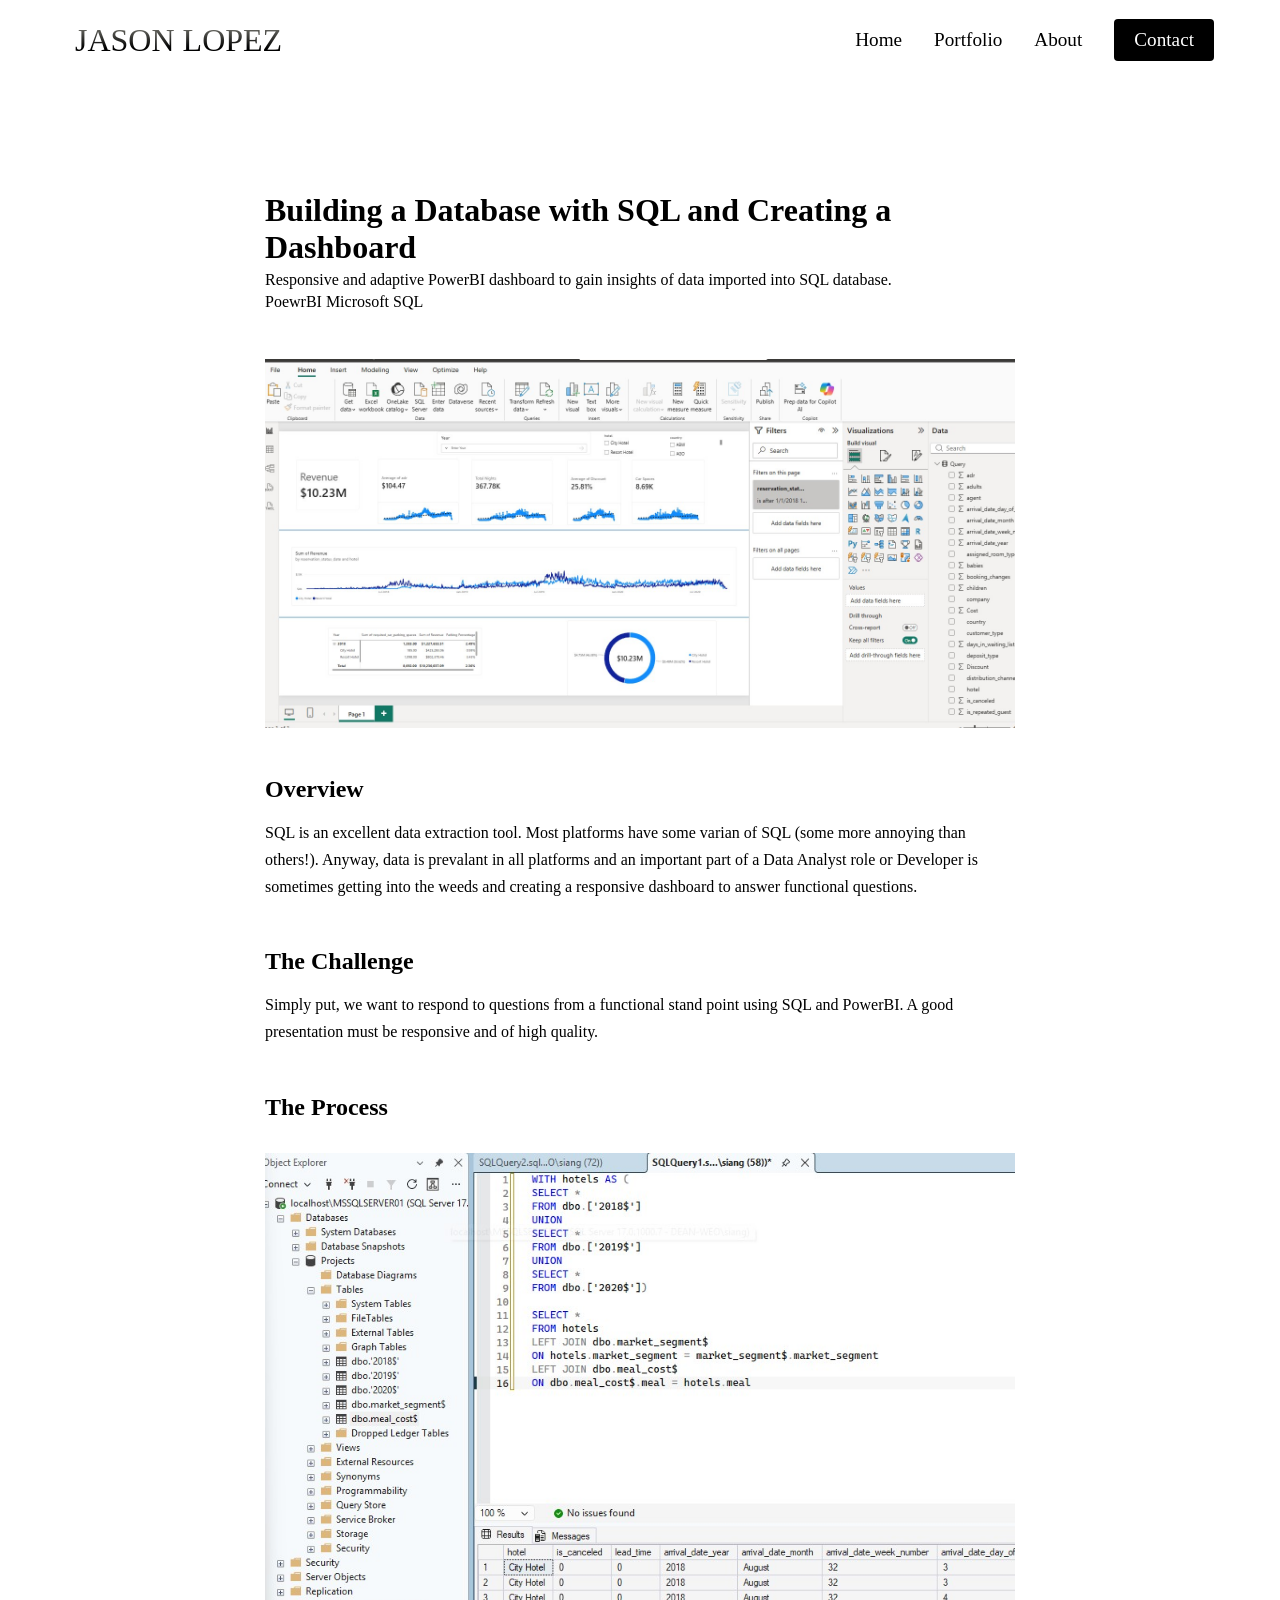
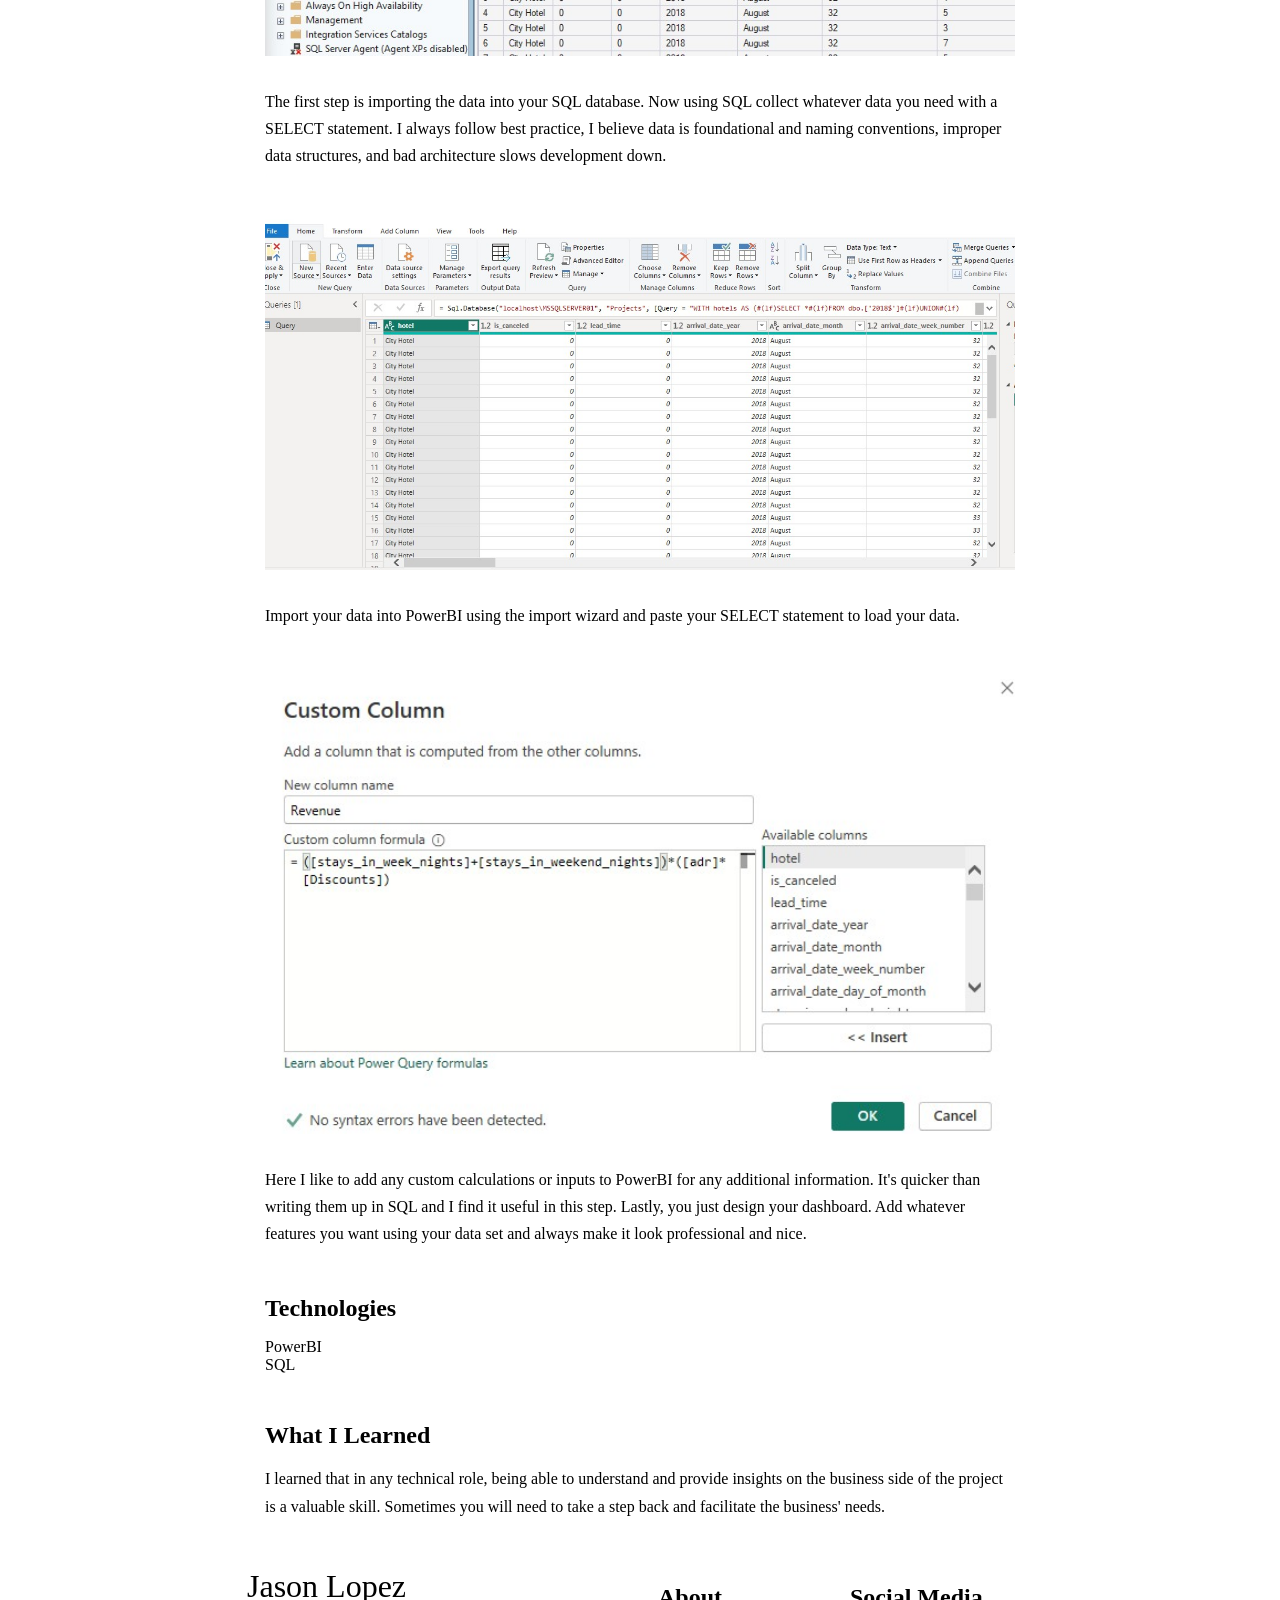
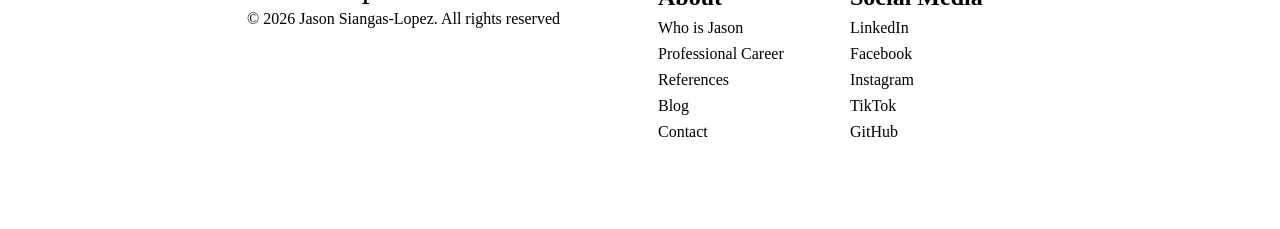
<file: projectentry3.html>
<!DOCTYPE html>
<html lang="en">
  <head>
    <title>JASON LOPEZ</title>
    <link rel="stylesheet" href="styles.css">
    <meta charset="UTF-8">
    <meta name="viewport" content="width=device-width, initial-scale=1">
  </head>

  <body>
    <!-- NAVBAR SECTION -->
    <nav class="navbar">
      <div class="navbar__container">
        <a href="/" id="navbar__logo">JASON LOPEZ</a>
        <div class="navbar__toggle" id="mobile-menu">
          <span class="bar"></span>
          <span class="bar"></span>
          <span class="bar"></span>
        </div>
        <u1 class="navbar__menu">
          <li class="navbar__item">
            <a href="/" class="navbar__links">Home</a>
          </li>
          <li class="navbar__item">
            <a href="portfolio.html" class="navbar__links">Portfolio</a>
          </li>
          <li class="navbar__item">
            <a href="about.html" class="navbar__links">About</a>
          </li>
          <li class="navbar__btn">
            <a href="mailto:sianlopj@proton.me" class="button">Contact</a>
          </li>
        </u1>
      </div>
    </nav>
 <!-- PROJECT ENTRY -->
    <main class="project-entry">

        <!-- TITLE -->
        <header class="project-header">

            <h1>Building a Database with SQL and Creating a Dashboard</h1>

            <p class="project-subtitle">
                Responsive and adaptive PowerBI dashboard to gain insights of data imported into SQL database.
            </p>

            <div class="project-details">
                <span>PoewrBI</span>
                <span>Microsoft</span>
                <span>SQL</span>
            </div>

        </header>


        <!-- MAIN PROJECT IMAGE -->
        <div class="project-entry-image">

            <img 
                src="images/powerbi-dashboard.jpg"
                alt="Screenshot of my personal portfolio website"
            >

        </div>


        <!-- OVERVIEW -->
        <section class="project-section">

            <h2>Overview</h2>

            <p>
                SQL is an excellent data extraction tool. Most platforms have some varian of SQL (some more annoying than others!). Anyway, data is prevalant in all platforms and an important part of a Data Analyst role or Developer is sometimes getting into the weeds and creating a responsive dashboard to answer functional questions.
            </p>

        </section>


        <!-- THE CHALLENGE -->
        <section class="project-section">

            <h2>The Challenge</h2>

            <p>
              Simply put, we want to respond to questions from a functional stand point using SQL and PowerBI. A good presentation must be responsive and of high quality.
            </p>

        </section>


        <!-- THE PROCESS -->
        <section class="project-section">

            <h2>The Process</h2>
            <div class="project-entry-image">
              <img src="images/sql-meals.jpg" alt="Code for GitHub Action">
            </div>
            <p>
              The first step is importing the data into your SQL database. Now using SQL collect whatever data you need with a SELECT statement. I always follow best practice, I believe data is foundational and naming conventions, improper data structures, and bad architecture slows development down.
            </p>
            <br>
            <div class="project-entry-image">
              <img src="images/powerbi-photo.jpg" alt="Code for GitHub Action">
            </div>
            <p>
              Import your data into PowerBI using the import wizard and paste your SELECT statement to load your data.
            </p>
            <br>
            <div class="project-entry-image">
              <img src="images/powerbi-custom-column.jpg" alt="Code for GitHub Action">
            </div>
            <p>
              Here I like to add any custom calculations or inputs to PowerBI for any additional information. It's quicker than writing them up in SQL and I find it useful in this step. Lastly, you just design your dashboard. Add whatever features you want using your data set and always make it look professional and nice.
            </p>

        </section>


        <!-- TECHNOLOGIES -->
        <section class="project-section">

            <h2>Technologies</h2>

            <ul class="no-bullets">
                <li>PowerBI</li>
                <li>SQL</li>
            </ul>

        </section>


        <!-- WHAT I LEARNED -->
        <section class="project-section">

            <h2>What I Learned</h2>

            <p>
                I learned that in any technical role, being able to understand and provide insights on the business side of the project is a valuable skill. Sometimes you will need to take a step back and facilitate the business' needs. 
            </p>

        </section>

    <!-- FOOTER SECTION -->
     <div class="footer__container">
      <div class="footer__links">
        <div class="social__media">
          <div class="social__media--wrap">
            <div class="footer__logo">
              <a href="/" id="footer__logo"><i class="fas faa-gem"></i>Jason Lopez</a>
            </div>
            <p class="website__rights">© 2026 Jason Siangas-Lopez. All rights reserved</p>
          </div>
        </div>
        <div class="footer__link--wrapper">
          <div class="footer__link--items">
            <h2>About</h2>
            <a href="whoisjason.html">Who is Jason</a>
            <a href="/">Professional Career</a>
            <a href="/">References</a>
            <a href="/">Blog</a>
            <a href="mailto:sianlopj@proton.me">Contact</a>
          </div>
          <div class="footer__link--items">
            <h2>Social Media</h2>
            <a href="www.linkedin.com/in/jason-siangas-lopez">LinkedIn</a>
            <a href="https://www.facebook.com/jason.siangas.1">Facebook</a>
            <a href="https://www.instagram.com/caneat.allyou/">Instagram</a>
            <a href="https://www.tiktok.com/@allyou_caneat6">TikTok</a>
            <a href="https://github.com/jasonlopez2705">GitHub</a>
          </div>
        </div>
      </div>
     </div>

    <script src="script.js"></script>
  </body>
</html>
</file>
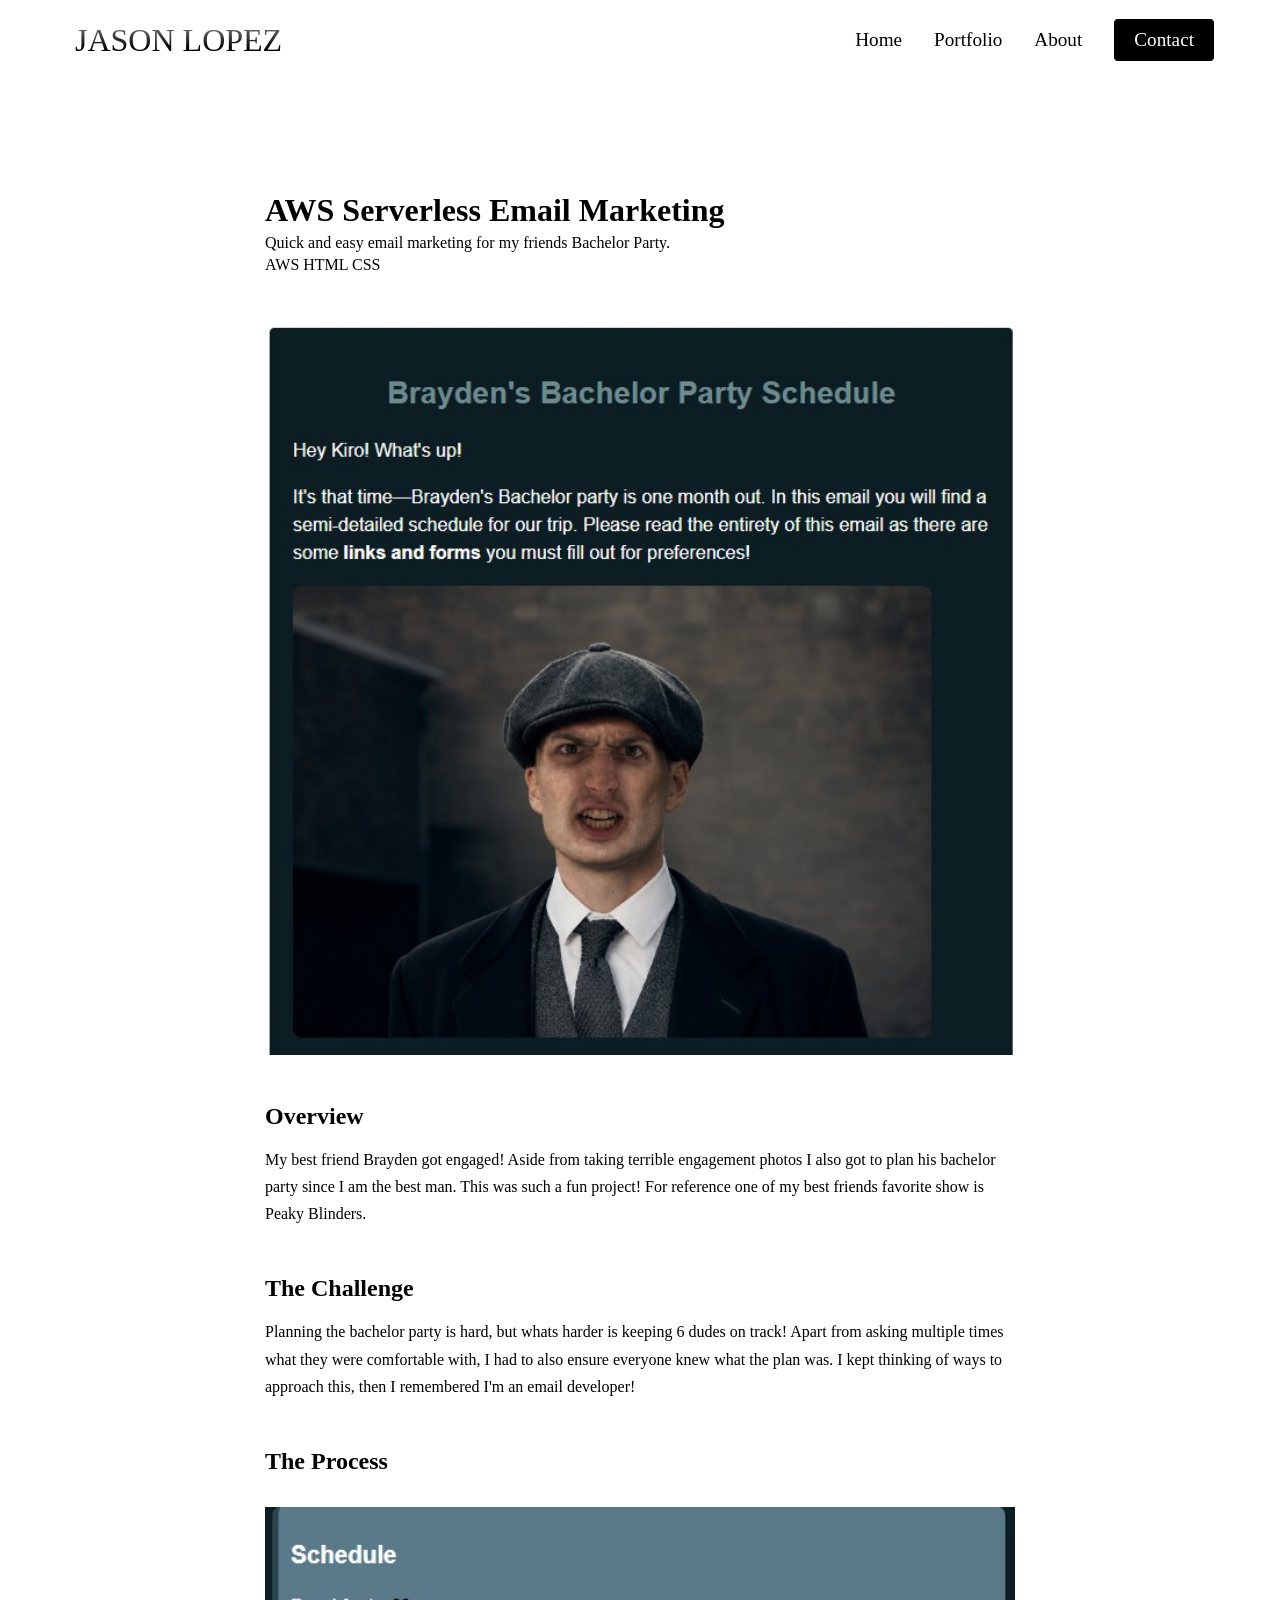
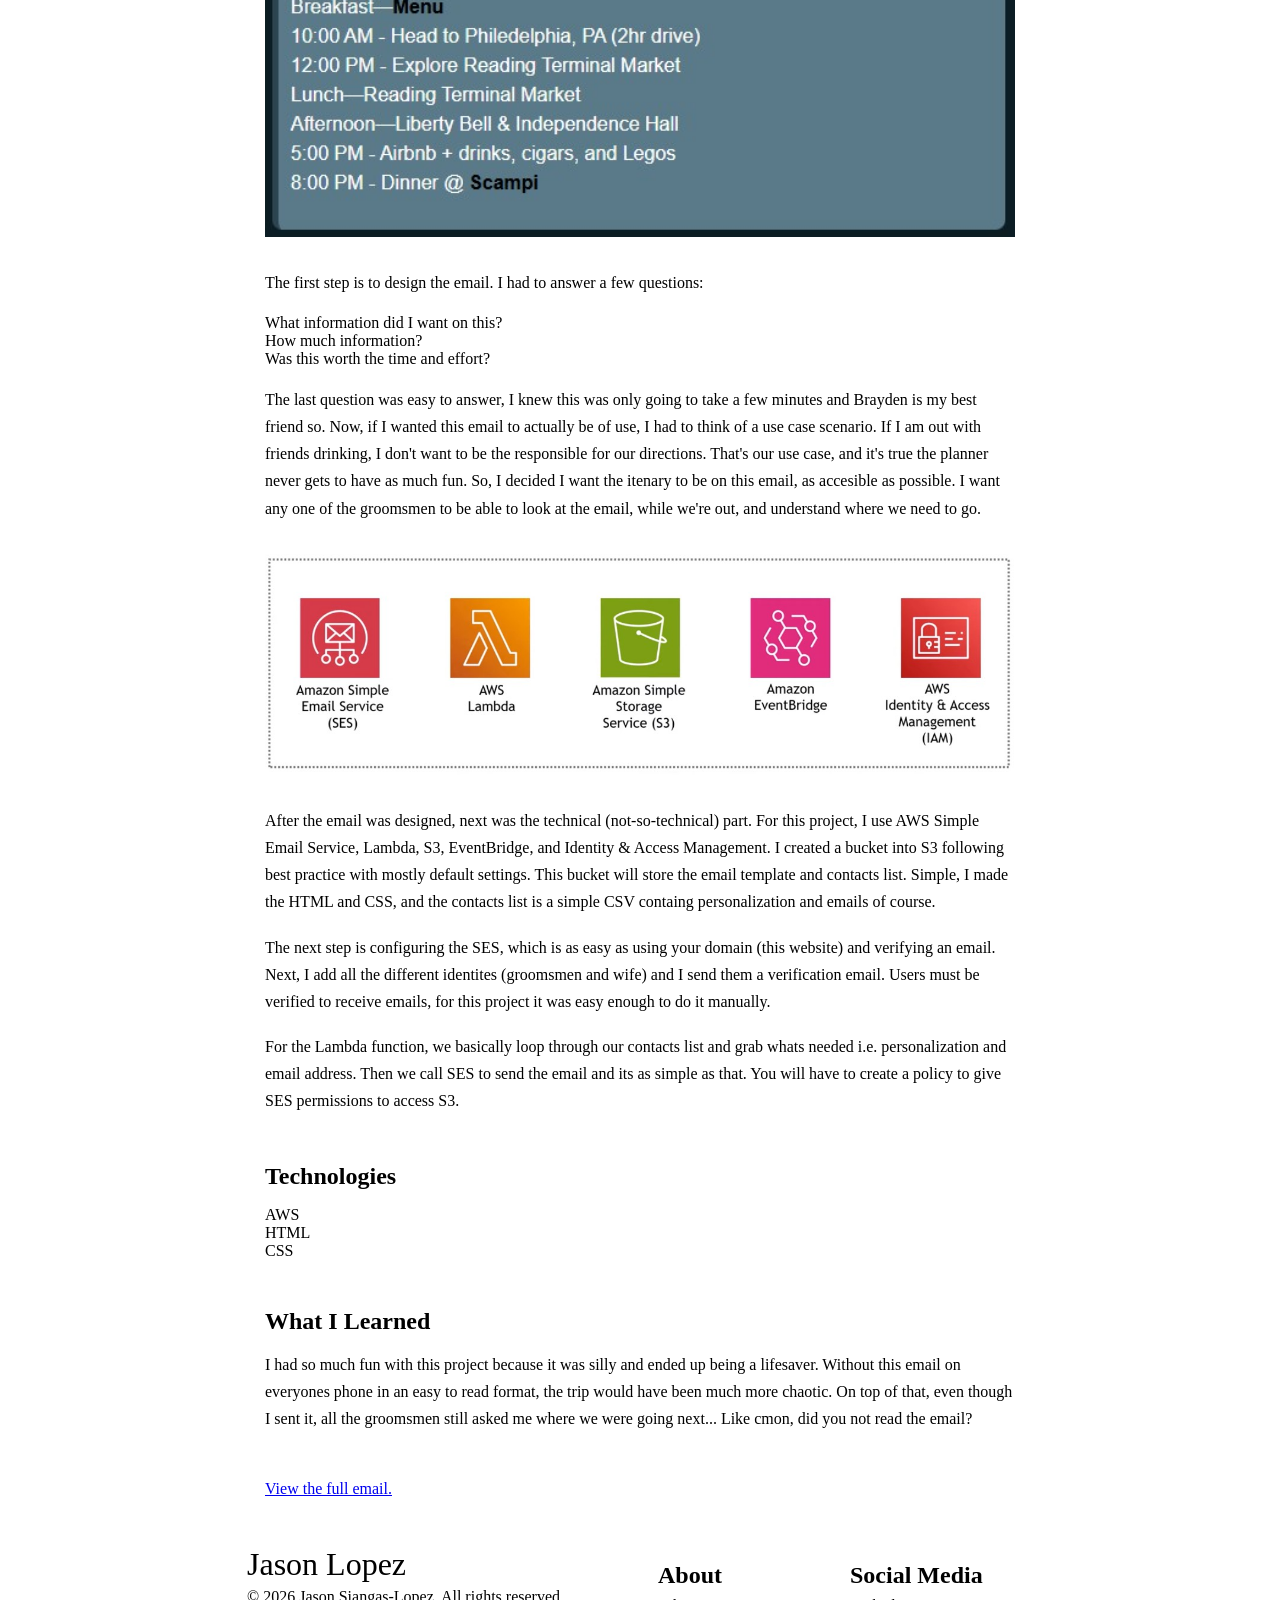
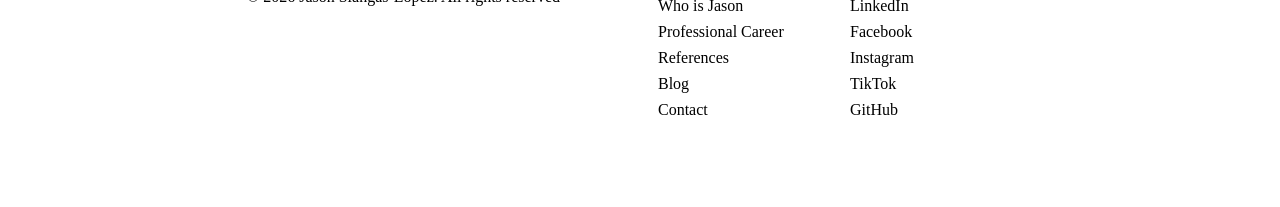
<file: projectentry4.html>
<!DOCTYPE html>
<html lang="en">
  <head>
    <title>JASON LOPEZ</title>
    <link rel="stylesheet" href="styles.css">
    <meta charset="UTF-8">
    <meta name="viewport" content="width=device-width, initial-scale=1">
  </head>

  <body>
    <!-- NAVBAR SECTION -->
    <nav class="navbar">
      <div class="navbar__container">
        <a href="/" id="navbar__logo">JASON LOPEZ</a>
        <div class="navbar__toggle" id="mobile-menu">
          <span class="bar"></span>
          <span class="bar"></span>
          <span class="bar"></span>
        </div>
        <u1 class="navbar__menu">
          <li class="navbar__item">
            <a href="/" class="navbar__links">Home</a>
          </li>
          <li class="navbar__item">
            <a href="portfolio.html" class="navbar__links">Portfolio</a>
          </li>
          <li class="navbar__item">
            <a href="about.html" class="navbar__links">About</a>
          </li>
          <li class="navbar__btn">
            <a href="mailto:sianlopj@proton.me" class="button">Contact</a>
          </li>
        </u1>
      </div>
    </nav>
 <!-- PROJECT ENTRY -->
    <main class="project-entry">

        <!-- TITLE -->
        <header class="project-header">

            <h1>AWS Serverless Email Marketing</h1>

            <p class="project-subtitle">
                Quick and easy email marketing for my friends Bachelor Party.
            </p>

            <div class="project-details">
                <span>AWS</span>
                <span>HTML</span>
                <span>CSS</span>
            </div>

        </header>
        <!-- MAIN PROJECT IMAGE -->
        <div class="project-entry-image">

            <img 
                src="images/email-bach-party.jpg"
                alt="Screenshot of my personal portfolio website"
            >

        </div>


        <!-- OVERVIEW -->
        <section class="project-section">

            <h2>Overview</h2>

            <p>
                My best friend Brayden got engaged! Aside from taking terrible engagement photos I also got to plan his bachelor party since I am the best man. This was such a fun project! For reference one of my best friends favorite show is Peaky Blinders.
            </p>

        </section>


        <!-- THE CHALLENGE -->
        <section class="project-section">

            <h2>The Challenge</h2>

            <p>
              Planning the bachelor party is hard, but whats harder is keeping 6 dudes on track! Apart from asking multiple times what they were comfortable with, I had to also ensure everyone knew what the plan was. I kept thinking of ways to approach this, then I remembered I'm an email developer!
            </p>

        </section>


        <!-- THE PROCESS -->
        <section class="project-section">

            <h2>The Process</h2>
            <div class="project-entry-image">
              <img src="images/schedule.jpg" alt="Code for GitHub Action">
            </div>
            <p>
              The first step is to design the email. I had to answer a few questions:
            </p>
            <br>
            <li class="no-bullets">
              <ul>
                What information did I want on this?
              </ul>
              <ul>
                How much information?
              </ul>
              <ul>
                Was this worth the time and effort?
              </ul>
            </li>
            <br>
            <p>The last question was easy to answer, I knew this was only going to take a few minutes and Brayden is my best friend so. Now, if I wanted this email to actually be of use, I had to think of a use case scenario. If I am out with friends drinking, I don't want to be the responsible for our directions. That's our use case, and it's true the planner never gets to have as much fun. So, I decided I want the itenary to be on this email, as accesible as possible. I want any one of the groomsmen to be able to look at the email, while we're out, and understand where we need to go.
            </p>
            <div class="project-entry-image">
              <img src="images/aws-services.jpg" alt="Code for GitHub Action">
            </div>
            <p>
              After the email was designed, next was the technical (not-so-technical) part. For this project, I use AWS Simple Email Service, Lambda, S3, EventBridge, and Identity & Access Management. I created a bucket into S3 following best practice with mostly default settings. This bucket will store the email template and contacts list. Simple, I made the HTML and CSS, and the contacts list is a simple CSV containg personalization and emails of course.
            </p>
            <br>
            <p>
              The next step is configuring the SES, which is as easy as using your domain (this website) and verifying an email. Next, I add all the different identites (groomsmen and wife) and I send them a verification email. Users must be verified to receive emails, for this project it was easy enough to do it manually.
            </p>
                        <br>
            <p>
              For the Lambda function, we basically loop through our contacts list and grab whats needed i.e. personalization and email address. Then we call SES to send the email and its as simple as that. You will have to create a policy to give SES permissions to access S3.
            </p>

        </section>


        <!-- TECHNOLOGIES -->
        <section class="project-section">

            <h2>Technologies</h2>

            <ul class="no-bullets">
                <li>AWS</li>
                <li>HTML</li>
                <li>CSS</li>
            </ul>

        </section>


        <!-- WHAT I LEARNED -->
        <section class="project-section">

            <h2>What I Learned</h2>

            <p>
                I had so much fun with this project because it was silly and ended up being a lifesaver. Without this email on everyones phone in an easy to read format, the trip would have been much more chaotic. On top of that, even though I sent it, all the groomsmen still asked me where we were going next... Like cmon, did you not read the email?
            </p>
        </section>
        <section class="project-links">
          <a href="images/email-full.jpg" target="_blank">View the full email.</a>
        </section>

    <!-- FOOTER SECTION -->
     <div class="footer__container">
      <div class="footer__links">
        <div class="social__media">
          <div class="social__media--wrap">
            <div class="footer__logo">
              <a href="/" id="footer__logo"><i class="fas faa-gem"></i>Jason Lopez</a>
            </div>
            <p class="website__rights">© 2026 Jason Siangas-Lopez. All rights reserved</p>
          </div>
        </div>
        <div class="footer__link--wrapper">
          <div class="footer__link--items">
            <h2>About</h2>
            <a href="whoisjason.html">Who is Jason</a>
            <a href="/">Professional Career</a>
            <a href="/">References</a>
            <a href="/">Blog</a>
            <a href="mailto:sianlopj@proton.me">Contact</a>
          </div>
          <div class="footer__link--items">
            <h2>Social Media</h2>
            <a href="www.linkedin.com/in/jason-siangas-lopez">LinkedIn</a>
            <a href="https://www.facebook.com/jason.siangas.1">Facebook</a>
            <a href="https://www.instagram.com/caneat.allyou/">Instagram</a>
            <a href="https://www.tiktok.com/@allyou_caneat6">TikTok</a>
            <a href="https://github.com/jasonlopez2705">GitHub</a>
          </div>
        </div>
      </div>
     </div>

    <script src="script.js"></script>
  </body>
</html>
</file>
<file: styles.css>
* {
    box-sizing:border-box;
    margin: 0;
    padding: 0;
    font-family: 'Georgia', serif;
}

.navbar {
    background: #FFFFFF;
    height: 80px;
    display: flex;
    justify-content: center;
    align-items: center;
    font-size: 1.2rem;
    position: sticky;
    top: 0;
    z-index: 999;

}

.navbar__container {
    display:flex;
    justify-content: space-between;
    height: 80px;
    z-index: 1;
    width: 100%;
    max-width: 1300px;
    margin: 0 auto;
    padding: 0 50px;

}

#navbar__logo{
    background-color: #000000;
    background-image: linear-gradient(to top, #000000 40%, #FFFFF0 100%);
    padding-left: 25px;
    background-size: 100%;
    -webkit-background-clip: text;
    -moz-background-clip: text;
    -webkit-text-fill-color: transparent;
    -moz-text-fill-color: transparent;
    display: flex;
    align-items: center;
    cursor: pointer;
    text-decoration: none;
    font-size: 2rem;

}

.navbar__menu {
    display: flex;
    align-items: center;
    list-style: none;
    text-align: center;

}

.navbar__item {
    height: 80px;
}

.navbar__links{
    color: #000000;
    display: flex;
    align-items: center;
    justify-content: center;
    text-decoration: none;
    padding: 0 1rem;
    height: 100%;
}

.active__navbar__links{
    color: #B8860B;
    display: flex;
    align-items: center;
    justify-content: center;
    text-decoration: none;
    padding: 0 1rem;
    height: 100%;
}

.navbar__btn{
    display: flex;
    justify-content: center;
    align-items: center;
    padding: 0 1rem;
    width: 100%;
}

.button {
    display: flex;
    justify-content: center;
    align-items: center;
    text-decoration: none;
    padding: 10px 20px;
    height: 100%;
    width: 100%;
    border: none;
    outline: none;
    border-radius: 4px;
    background: #000000;
    color: #FFFFFF;
}

.button:hover {
    background: #B8860B;
    color: #FFFFFF;
    transition: all 0.3s ease;
}

.navbar__links:hover {
    color: #B8860B;
    transition: all 0.3s ease;
}

@media screen and (max-width: 960px) {
    .navbar__container {
        display: flex;
        justify-content: space-between;
        height: 80px;
        z-index: 1;
        width: 100%;
        max-width: 1300px;
        padding: 0;
    }

    .navbar__menu{
        display: grid;
        grid-template-columns: auto;
        margin: 0;
        width: 100%;
        position: absolute;
        top: -1000px;
        opacity: 0;
        height: 50vh;
        z-index: -1;
        background-color: #FFFFFF;
    }

    .navbar__menu.active{
        background-color: #FFFFFF;
        top: 100%;
        opacity: 1;
        transition: all 0.4s ease;
        z-index: 99;
        height: 50vh;
        font-size: 1.6rem;
    }

    #navbar__logo{
        padding-left: 25px;
    }

    .navbar__toggle .bar{
        width: 25px;
        height: 3px;
        margin: 5px auto;
        transition: all 0.2s ease-in-out;
        background: #000000;
    }

    .navbar__item{
        width: 100%;
    }

    .navbar__links{
        text-align: center;
        padding: 2rem;
        width: 100%;
        display: table;
    }

    #mobile-menu {
        position: absolute;
        top: 20%;
        right: 5%;
        transform: translate(5%, 20%);
    }

    .navbar__btn{
        padding-bottom: 2rem;
    }

    .button{
        display: flex;
        justify-content: center;
        align-items: center;
        width: 80%;
        height: 80px;
        margin: 0;
    }

    .navbar__toggle .bar {
        display: block;
        cursor: pointer;
    }
}


/* HERO SECTION CSS*/
.main {
    background-color: #000000;
}

.main__container {
    display:  grid;
    grid-template-columns: 1fr 1fr;
    align-items: center;
    justify-self: center;
    margin: 0 auto;
    height: 100vh;
    background-color: #000000;
    z-index: 1;
    width: 100%;
    max-width: 1300px;
    padding: 0 50px;
}

.main__content h1 {
    font-size: 4rem;
    background-color: #FFFFFF;
    background-size: 100%;
    -webkit-background-clip: text;
    -moz-background-clip: text;
    -webkit-text-fill-color: transparent;
    -moz-text-fill-color: transparent;
}

.main__content h2 {
    font-size: 4rem;
    background-color: #FFFFFF;
    background-image: linear-gradient(to top, #000000 0%, #FFFFF0 100%);
    background-size: 100%;
    -webkit-background-clip: text;
    -moz-background-clip: text;
    -webkit-text-fill-color: transparent;
    -moz-text-fill-color: transparent;
}

.main__content p {
    margin-top: 1rem;
    font-size: 2rem;
    font-weight: 700;
    color: #FFFFFF;
}

.main__btn {
    font-size: 1rem;
    background-color: #FFFFFF;
    padding: 14px 32px;
    border: none;
    border-radius: 4px;
    color: #FFFFFF;
    margin-top: 2rem;
    cursor: pointer;
    position: relative;
    transition: all 0.35s;
    outline: none;
}

.main__btn a {
    position: relative;
    z-index: 2;
    color: #000000;
    text-decoration: none;
}

.main__btn:after {
    position: absolute;
    content: '';
    top: 0;
    left: 0;
    width: 0;
    height: 100%;
    background: #B8860B;
    transition: all 0.35s;
    border-radius: 4px;
}

.main__btn:hover {
    color: #FFFFFF;
}

.main__btn:hover a {
    color:#FFFFFF;
}

.main__btn:hover:after {
    width: 100%;
}

.main__img--container {
    display: grid;
    grid-template-columns: 1fr 700px;
    text-align: center;
    min-width: 0px;
    overflow: hidden;
}

/* #main__img {
    height: auto;
    width: 700px;
} */

/* MOBILE RESPONSIVE */
@media screen and (max-width: 768px) {
    .main__container {
        display: grid;
        grid-template-columns: auto;
        align-items: center;
        justify-self: center;
        width: 100%;
        margin: 0 auto;
        height: 90vh;
        background-image: url('images/main-content1.svg');
        background-size: cover;
        background-position: center;
        background-repeat: no-repeat;
        overflow: hidden;
    }

    .main__content {
        text-align: center;
        margin-bottom: 4rem;
    }

    .main__content h1 {
        font-size: 2.5rem;
        margin-top: 2rem;
    }

    .main__content h2 {
        font-size: 3rem;
    }

    .main__content p {
        margin-top: 1rem;
        font-size: 1.5rem;
    }

    .main__img--container {
        display: none;
    }
}

@media screen and (max-width: 480px) {
    .main__container {
        background-image: url('images/main-content1.svg');
        background-size: cover;
        background-position: center;
        background-repeat: no-repeat;
        justify-content: center;
    }
    
    .main__content h1 {
        font-size: 2rem;
        margin-top: 3rem;
    }

    .main__content h2 {
        font-size: 2rem;
    }

    .main__content p {
        margin-top: 2rem;
        font-size: 1.5rem;
    }

    .main__btn {
        padding: 20px 36px;
        margin-top: 2.5rem;
    }

    .main__img--container {
        display: none;
    }
}

/*PORTFOLIO TOGGLE */
.work-toggle {
    display: flex;
    border: 2px solid #333333;
    margin-top: .5rem;
}

.hidden {
    display: none;
}

.toggle-btn {
    border: none;
    background: #FFFFFF;
    padding: 0.75rem 2rem;
    font-size: 1rem;
    font-weight: bold;
    cursor: pointer;
    transition: 0.2s ease;
    align-items: center;
    align-self: center;
}

/* Creative selected */
#creative-btn.active {
    background: #D4AF37;
    color: #FFFFFF;
}

.artwork-grid {
    display: grid;
    grid-template-columns: repeat(3, 1fr);
    gap: 1rem;
    width: 100%;
}

.artwork {
    aspect-ratio: 1 / 1;
    overflow: hidden;
    cursor: pointer;
}

.artwork img {
    width: 100%;
    height: 100%;
    object-fit: cover;
    display: block;
}

/* TECHNICAL SELECTED */
.technical-project a {
  text-decoration: none;
  color: inherit;
}

.technical-project a:hover {
  text-decoration: underline;
}

#technical-btn.active {
    background: #000000;
    color: #FFFFFF;
}

.work-container {
    width: 100%;
    height: auto;
    margin-top: 2rem;
}

.work-container h2 {
    text-align: center;
}

.hidden {
    display: none;
}

.technical-project {
    max-width: 700px;
    margin: 0 auto 3rem;
    text-align: center;
}

.technical-project h2 {
    margin-bottom: 0.5rem;
}

.technical-project p {
    line-height: 1.6;
}

/* PROJECTS SECTION CSS */
.project-entry {
    max-width: 1000px;
    margin: 0 auto;
    padding: 4rem 2rem;
}

.no-bullets {
  list-style-type: none;
  padding: 0;
  margin: 0;
}

.project-entry > img {
    display: block;
    width: 100%;
    max-height: 650px;
    object-fit: contain;
    margin: 2rem auto;
}

.project-entry section {
    max-width: 750px;
    margin: 3rem auto;
}

.project-header {
    margin-bottom: 1rem;
    max-width: 750px;
    margin: 3rem auto;
}

.project-entry h2 {
    margin-bottom: 1rem;
}

.project-entry p {
    line-height: 1.7;
}

.project-entry-image {
    width: 100%;
    max-width: 750px;
    margin: 2rem auto;
}

.project-entry-image img {
    display: block;
    width: 100%;
    height: auto;
    cursor: pointer;
    transition: transform 0.2s ease;
}

.project-entry-image img:hover {
    transform: scale(1.02);
}

.projects {
    background: #FFFFFF;
    display: flex;
    flex-direction: column;
    align-items: center;
    height: auto;
}

.projects h1 {
    background-color: #000000;
    background-image: linear-gradient(to right, #353935 0%, #36454F 10%, #343434 21%, #36454F 52%, #353935 78%, #28282B 100%);
    background-size: 100%;
    margin-top: 3rem;
    margin-bottom: 4.5rem;
    font-size: 2.5rem;
    -webkit-background-clip: text;
    -moz-background-clip: text;
    -webkit-text-fill-color: transparent;
    -moz-text-fill-color: transparent;
}

.projects__container {
    display: flex;
    justify-content: center;
    flex-wrap: wrap;
    padding: 2rem;
}
.project {
    width: 100%;
    text-align: center;
}

.about {
    width: 100%;
    text-align: center;
}

.about__container p {
    border-radius: .5rem;
    margin: 1rem 3rem;
    padding: 0.5rem;
    background: rgba(192, 192, 192, 0.8);
    text-align: left;
}

.img--container {
    width: 15.5rem;
    max-width: 100%;
    height: auto;
    margin-top: 1rem;
}

.project-image {
    width: 100%;
    cursor: pointer;
    transition: transform 0.2s ease;
}

.project-image:hover {
    transform: scale(1.02);
}

/* Enlarged image background */
.image-modal {
    display: none;
    position: fixed;
    z-index: 1000;
    inset: 0;
    background: rgba(0, 0, 0, 0.8);
    justify-content: center;
    align-items: center;
    padding: 2rem;
}

.image-modal img {
    max-width: 90%;
    max-height: 90%;
    object-fit: contain;
    border-radius: .5rem;
    cursor: pointer;
}

.projects__card {
    margin: 1rem;
    height: 525px;
    width: 400px;
    border-radius: 4px;
    background-image: linear-gradient(to bottom, RGBA(0,0,0,0) 0%, RGBA(17,17,17,0.6) 100%), url('images/pic2.jpg');
    background-size: cover;
    position: relative;
    color: #FFFFFF;
}

.projects__card:nth-child(2) {
    background-image: linear-gradient(to bottom, RGBA(0,0,0,0) 0%, RGBA(17,17,17,0.6) 100%), url('images/pic3.jpg');
}

.projects__card h2 {
    position: absolute;
    top: 345px;
    left: 30px;
    padding-right: 30px;
}

.projects__card p {
    position: absolute;
    top: 400px;
    left: 30px;
}

.projects__card button {
    color: #FFFFFF;
    padding: 10px 20px;
    border: none;
    outline: none;
    border-radius: 4px;
    background: #B8860B;
    position: absolute;
    top: 440px;
    left: 30px;
    font-size: 1rem;
    cursor: pointer;
}

.projects__card:hover {
    transform: scale(1.075);
    transition: 0.2s ease-in;
    cursor: pointer;
}

@media screen and (max-width: 960px) {
    .projects {
        height: 100%;
    }

    .projects__container {
        margin-bottom: 5rem;
    }

    .projects h1 {
        font-size: 2rem;
        margin-top: 2rem;
        margin-bottom: 2.5rem;
    }
}

@media screen and (max-width: 480px) {
    .projects {
        height: 100%;
        overflow: hidden;
    }    

    .projects h1 {
        font-size: 1.5rem;
        margin-bottom: 1rem;
    }

    .projects__container {
        margin-bottom: 2.5rem;
    }

    .projects__card {
        width: 300px;
    }

    .projects__card h2 {
        font-size: 1.3rem;
    }
}

/* FOOTER */
.footer__container {
    background-color: #FFFFFF;
    display: flex;
    flex-direction: column;
    justify-content: center;
    align-items: center;
}

.social__media {
    display: flex;
    flex-grow: 0;
    padding-left: 75px;
}

.website__rights {
    color: #000000;
}

#footer__logo {
    color: #000000;
    display: flex;
    align-items: center;
    cursor: pointer;
    text-decoration: none;
    font-size: 2rem;
}

.footer__links {
    display: flex;
    justify-content: center;
    width: 100%;
    max-width: 1300px;
}

.footer__link--wrapper {
    display: flex;
    justify-content: center;
    padding: 0 5rem;
    flex-grow: 1;
}

.footer__link--items {
    display: flex;
    flex-direction: column;
    align-items: flex-start;
    margin: 1rem;
    text-align: left;
    width: 160px;
    box-sizing: border-box;
}

.footer__link--items h2 {
    margin-bottom: 0.5rem;
}

.footer__link--items > h2 {
    color: #000000;
}

.footer__link--items a {
    color: #000000;
    text-decoration: none;
    margin-bottom: 0.5rem;
}

.footer__link--items a:hover {
    color:#B8860B;
    transition: 0.3s ease-out;
}

@media screen and (max-width: 960px) {
    .footer__links {
        padding-top: 0rem;
    }

    #footer__logo {
        margin-bottom: .5rem;
    }

    .website__rights {
        margin-bottom: 2rem;
        font-size: .7rem;
    }

    .footer__link--wrapper {
        flex-direction: column;
        padding: 0 1rem;
        align-items: center;
    }

    .social__media {
        flex-direction: column;
        padding-left: 25px;
    }
}

@media screen and (max-width: 480px) {
    .footer__link--items {
        margin: 0;
        padding: 10px;
        width: 100%;
        font-size: .9rem;
    }
}
</file>
